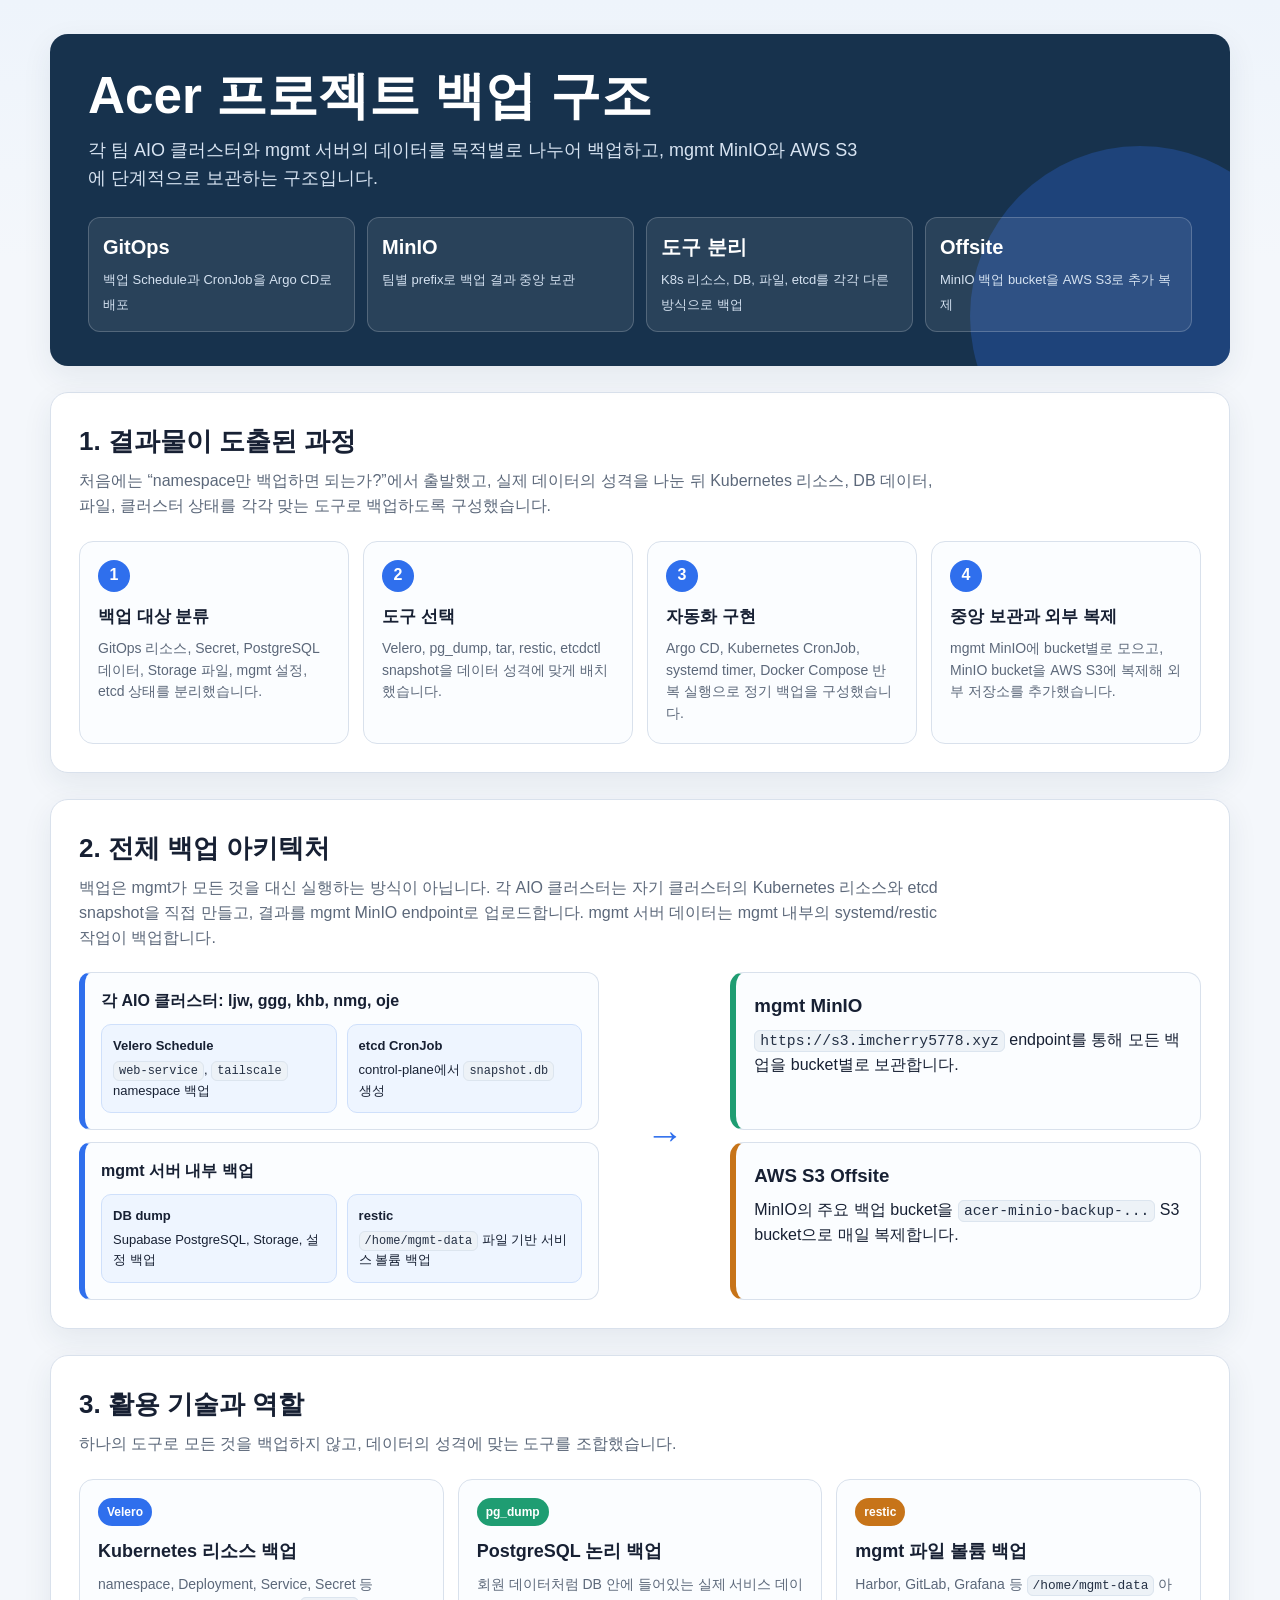
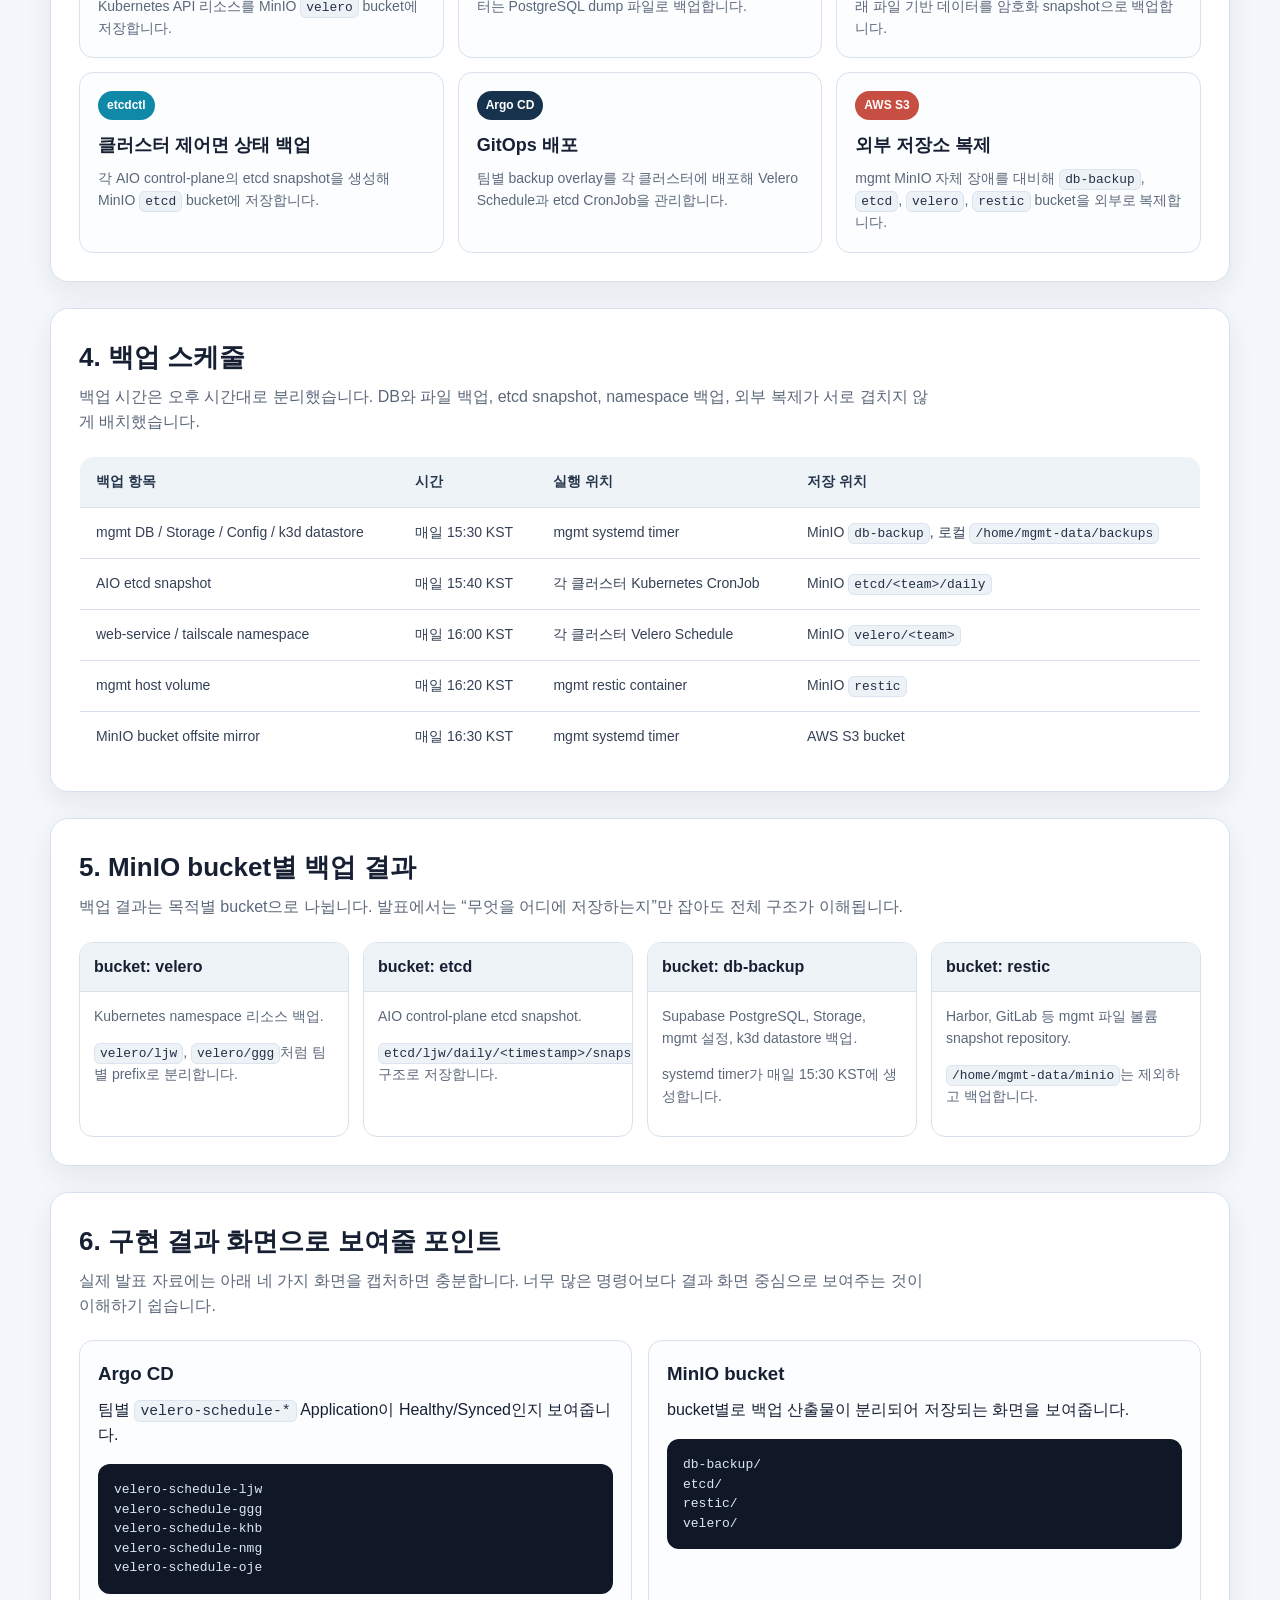
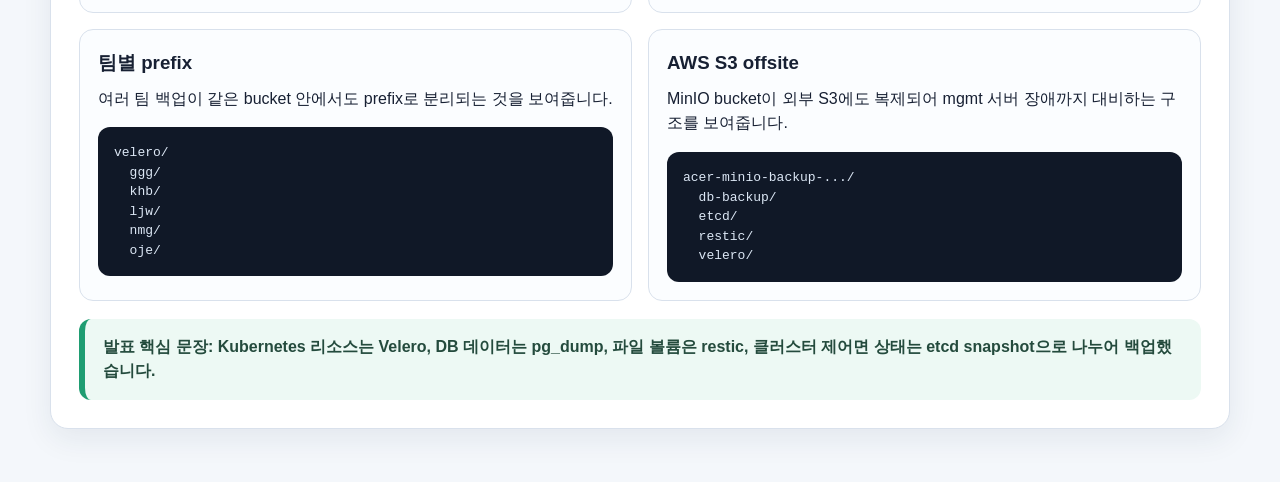
<file: docs/runbooks/backup-architecture-overview.html>
<!doctype html>
<html lang="ko">
<head>
  <meta charset="utf-8">
  <meta name="viewport" content="width=device-width, initial-scale=1">
  <title>Acer 프로젝트 백업 구조 발표 자료</title>
  <style>
    :root {
      --bg: #f4f7fb;
      --ink: #172033;
      --muted: #5c687a;
      --line: #d9e1ec;
      --panel: #ffffff;
      --navy: #17324d;
      --blue: #2f6fed;
      --green: #1f9d72;
      --orange: #c77419;
      --red: #c74e43;
      --cyan: #0f89a7;
      --shadow: 0 10px 30px rgba(23, 50, 77, 0.08);
      font-family: "Segoe UI", "Apple SD Gothic Neo", "Malgun Gothic", Arial, sans-serif;
    }

    * {
      box-sizing: border-box;
    }

    body {
      margin: 0;
      color: var(--ink);
      background: linear-gradient(180deg, #eef4fb 0%, var(--bg) 260px);
      line-height: 1.55;
    }

    main {
      width: min(1180px, calc(100% - 40px));
      margin: 0 auto;
      padding: 34px 0 56px;
    }

    header {
      background: var(--navy);
      color: #fff;
      border-radius: 18px;
      padding: 34px 38px;
      box-shadow: var(--shadow);
      overflow: hidden;
      position: relative;
    }

    header::after {
      content: "";
      position: absolute;
      inset: auto -80px -120px auto;
      width: 340px;
      height: 340px;
      border-radius: 50%;
      background: rgba(47, 111, 237, 0.28);
    }

    h1, h2, h3, p {
      margin-top: 0;
    }

    h1 {
      font-size: clamp(32px, 4vw, 54px);
      line-height: 1.08;
      margin-bottom: 14px;
      letter-spacing: 0;
      position: relative;
      z-index: 1;
    }

    .subtitle {
      max-width: 780px;
      color: #d8e4f2;
      font-size: 18px;
      margin-bottom: 24px;
      position: relative;
      z-index: 1;
    }

    .headline-grid {
      display: grid;
      grid-template-columns: repeat(4, minmax(0, 1fr));
      gap: 12px;
      position: relative;
      z-index: 1;
    }

    .headline-card {
      border: 1px solid rgba(255, 255, 255, 0.2);
      background: rgba(255, 255, 255, 0.08);
      border-radius: 12px;
      padding: 14px;
    }

    .headline-card strong {
      display: block;
      color: #fff;
      font-size: 20px;
      margin-bottom: 4px;
    }

    .headline-card span {
      color: #d5e2f1;
      font-size: 13px;
    }

    section {
      margin-top: 26px;
      background: var(--panel);
      border: 1px solid var(--line);
      border-radius: 18px;
      padding: 28px;
      box-shadow: var(--shadow);
    }

    h2 {
      font-size: 26px;
      margin-bottom: 8px;
    }

    .section-intro {
      color: var(--muted);
      margin-bottom: 22px;
      max-width: 860px;
    }

    .chips {
      display: flex;
      flex-wrap: wrap;
      gap: 10px;
      margin-top: 16px;
    }

    .chip {
      border: 1px solid var(--line);
      background: #f8fafc;
      border-radius: 999px;
      padding: 8px 12px;
      font-weight: 700;
      color: #2e3a4b;
      font-size: 13px;
    }

    .process {
      display: grid;
      grid-template-columns: repeat(4, minmax(0, 1fr));
      gap: 14px;
      margin-top: 18px;
    }

    .step {
      border: 1px solid var(--line);
      border-radius: 14px;
      padding: 18px;
      background: #fbfdff;
      min-height: 180px;
    }

    .step-num {
      display: inline-grid;
      place-items: center;
      width: 32px;
      height: 32px;
      border-radius: 50%;
      background: var(--blue);
      color: #fff;
      font-weight: 800;
      margin-bottom: 12px;
    }

    .step h3 {
      font-size: 17px;
      margin-bottom: 8px;
    }

    .step p {
      color: var(--muted);
      font-size: 14px;
      margin-bottom: 0;
    }

    .architecture {
      display: grid;
      grid-template-columns: 1.05fr 0.2fr 0.95fr;
      align-items: stretch;
      gap: 16px;
      margin-top: 22px;
    }

    .cluster-stack,
    .storage-stack {
      display: grid;
      gap: 12px;
    }

    .cluster {
      border: 1px solid var(--line);
      border-left: 6px solid var(--blue);
      background: #fbfdff;
      border-radius: 12px;
      padding: 16px;
    }

    .cluster-title {
      font-weight: 800;
      margin-bottom: 10px;
    }

    .cluster-flow {
      display: grid;
      grid-template-columns: repeat(2, minmax(0, 1fr));
      gap: 10px;
    }

    .mini-box {
      background: #eef5ff;
      border: 1px solid #cfe0fb;
      border-radius: 10px;
      padding: 11px;
      font-size: 13px;
    }

    .mini-box strong {
      display: block;
      margin-bottom: 4px;
    }

    .arrow {
      display: grid;
      place-items: center;
      color: var(--blue);
      font-weight: 900;
      font-size: 38px;
    }

    .storage {
      border-radius: 14px;
      border: 1px solid var(--line);
      background: #fbfdff;
      padding: 18px;
    }

    .storage.main {
      border-left: 6px solid var(--green);
    }

    .storage.offsite {
      border-left: 6px solid var(--orange);
    }

    .storage h3 {
      margin-bottom: 8px;
    }

    .bucket-grid {
      display: grid;
      grid-template-columns: repeat(4, minmax(0, 1fr));
      gap: 14px;
    }

    .bucket {
      border: 1px solid var(--line);
      border-radius: 14px;
      overflow: hidden;
      background: #fff;
    }

    .bucket-head {
      background: #eef3f8;
      padding: 12px 14px;
      font-weight: 800;
      border-bottom: 1px solid var(--line);
    }

    .bucket-body {
      padding: 14px;
      color: var(--muted);
      font-size: 14px;
    }

    code {
      font-family: "Cascadia Code", Consolas, monospace;
      font-size: 0.92em;
      background: #edf2f7;
      border: 1px solid #dce5ef;
      border-radius: 6px;
      padding: 2px 5px;
      color: #243044;
    }

    .tool-grid {
      display: grid;
      grid-template-columns: repeat(3, minmax(0, 1fr));
      gap: 14px;
    }

    .tool {
      border: 1px solid var(--line);
      border-radius: 14px;
      padding: 18px;
      background: #fbfdff;
    }

    .tool-badge {
      display: inline-block;
      border-radius: 999px;
      padding: 5px 9px;
      font-size: 12px;
      color: #fff;
      font-weight: 800;
      margin-bottom: 12px;
    }

    .b-blue { background: var(--blue); }
    .b-green { background: var(--green); }
    .b-orange { background: var(--orange); }
    .b-cyan { background: var(--cyan); }
    .b-red { background: var(--red); }
    .b-navy { background: var(--navy); }

    .tool h3 {
      margin-bottom: 8px;
      font-size: 18px;
    }

    .tool p {
      color: var(--muted);
      margin-bottom: 0;
      font-size: 14px;
    }

    table {
      width: 100%;
      border-collapse: collapse;
      overflow: hidden;
      border-radius: 14px;
      border: 1px solid var(--line);
      background: #fff;
    }

    th, td {
      text-align: left;
      padding: 14px 16px;
      border-bottom: 1px solid var(--line);
      vertical-align: top;
    }

    th {
      background: #eef3f8;
      color: #26364b;
      font-size: 14px;
    }

    td {
      color: #344055;
      font-size: 14px;
    }

    tr:last-child td {
      border-bottom: 0;
    }

    .result-grid {
      display: grid;
      grid-template-columns: 1fr 1fr;
      gap: 16px;
    }

    .result-panel {
      border: 1px solid var(--line);
      border-radius: 14px;
      padding: 18px;
      background: #fbfdff;
    }

    .result-panel h3 {
      margin-bottom: 10px;
    }

    .tree {
      background: #101827;
      color: #dce7f5;
      border-radius: 12px;
      padding: 16px;
      font-family: "Cascadia Code", Consolas, monospace;
      font-size: 13px;
      overflow-x: auto;
      white-space: pre;
      line-height: 1.5;
    }

    .callout {
      margin-top: 18px;
      border-left: 6px solid var(--green);
      background: #edf9f4;
      padding: 16px 18px;
      border-radius: 12px;
      color: #244b3d;
      font-weight: 700;
    }

    @media (max-width: 980px) {
      .headline-grid,
      .process,
      .bucket-grid,
      .tool-grid,
      .result-grid,
      .architecture {
        grid-template-columns: 1fr;
      }

      .arrow {
        transform: rotate(90deg);
        min-height: 40px;
      }
    }
  </style>
</head>
<body>
  <main>
    <header>
      <h1>Acer 프로젝트 백업 구조</h1>
      <p class="subtitle">
        각 팀 AIO 클러스터와 mgmt 서버의 데이터를 목적별로 나누어 백업하고,
        mgmt MinIO와 AWS S3에 단계적으로 보관하는 구조입니다.
      </p>
      <div class="headline-grid">
        <div class="headline-card">
          <strong>GitOps</strong>
          <span>백업 Schedule과 CronJob을 Argo CD로 배포</span>
        </div>
        <div class="headline-card">
          <strong>MinIO</strong>
          <span>팀별 prefix로 백업 결과 중앙 보관</span>
        </div>
        <div class="headline-card">
          <strong>도구 분리</strong>
          <span>K8s 리소스, DB, 파일, etcd를 각각 다른 방식으로 백업</span>
        </div>
        <div class="headline-card">
          <strong>Offsite</strong>
          <span>MinIO 백업 bucket을 AWS S3로 추가 복제</span>
        </div>
      </div>
    </header>

    <section>
      <h2>1. 결과물이 도출된 과정</h2>
      <p class="section-intro">
        처음에는 “namespace만 백업하면 되는가?”에서 출발했고, 실제 데이터의 성격을 나눈 뒤
        Kubernetes 리소스, DB 데이터, 파일, 클러스터 상태를 각각 맞는 도구로 백업하도록 구성했습니다.
      </p>
      <div class="process">
        <div class="step">
          <span class="step-num">1</span>
          <h3>백업 대상 분류</h3>
          <p>GitOps 리소스, Secret, PostgreSQL 데이터, Storage 파일, mgmt 설정, etcd 상태를 분리했습니다.</p>
        </div>
        <div class="step">
          <span class="step-num">2</span>
          <h3>도구 선택</h3>
          <p>Velero, pg_dump, tar, restic, etcdctl snapshot을 데이터 성격에 맞게 배치했습니다.</p>
        </div>
        <div class="step">
          <span class="step-num">3</span>
          <h3>자동화 구현</h3>
          <p>Argo CD, Kubernetes CronJob, systemd timer, Docker Compose 반복 실행으로 정기 백업을 구성했습니다.</p>
        </div>
        <div class="step">
          <span class="step-num">4</span>
          <h3>중앙 보관과 외부 복제</h3>
          <p>mgmt MinIO에 bucket별로 모으고, MinIO bucket을 AWS S3에 복제해 외부 저장소를 추가했습니다.</p>
        </div>
      </div>
    </section>

    <section>
      <h2>2. 전체 백업 아키텍처</h2>
      <p class="section-intro">
        백업은 mgmt가 모든 것을 대신 실행하는 방식이 아닙니다. 각 AIO 클러스터는 자기 클러스터의
        Kubernetes 리소스와 etcd snapshot을 직접 만들고, 결과를 mgmt MinIO endpoint로 업로드합니다.
        mgmt 서버 데이터는 mgmt 내부의 systemd/restic 작업이 백업합니다.
      </p>
      <div class="architecture">
        <div class="cluster-stack">
          <div class="cluster">
            <div class="cluster-title">각 AIO 클러스터: ljw, ggg, khb, nmg, oje</div>
            <div class="cluster-flow">
              <div class="mini-box">
                <strong>Velero Schedule</strong>
                <span><code>web-service</code>, <code>tailscale</code> namespace 백업</span>
              </div>
              <div class="mini-box">
                <strong>etcd CronJob</strong>
                <span>control-plane에서 <code>snapshot.db</code> 생성</span>
              </div>
            </div>
          </div>
          <div class="cluster">
            <div class="cluster-title">mgmt 서버 내부 백업</div>
            <div class="cluster-flow">
              <div class="mini-box">
                <strong>DB dump</strong>
                <span>Supabase PostgreSQL, Storage, 설정 백업</span>
              </div>
              <div class="mini-box">
                <strong>restic</strong>
                <span><code>/home/mgmt-data</code> 파일 기반 서비스 볼륨 백업</span>
              </div>
            </div>
          </div>
        </div>

        <div class="arrow">→</div>

        <div class="storage-stack">
          <div class="storage main">
            <h3>mgmt MinIO</h3>
            <p><code>https://s3.imcherry5778.xyz</code> endpoint를 통해 모든 백업을 bucket별로 보관합니다.</p>
          </div>
          <div class="storage offsite">
            <h3>AWS S3 Offsite</h3>
            <p>MinIO의 주요 백업 bucket을 <code>acer-minio-backup-...</code> S3 bucket으로 매일 복제합니다.</p>
          </div>
        </div>
      </div>
    </section>

    <section>
      <h2>3. 활용 기술과 역할</h2>
      <p class="section-intro">
        하나의 도구로 모든 것을 백업하지 않고, 데이터의 성격에 맞는 도구를 조합했습니다.
      </p>
      <div class="tool-grid">
        <div class="tool">
          <span class="tool-badge b-blue">Velero</span>
          <h3>Kubernetes 리소스 백업</h3>
          <p>namespace, Deployment, Service, Secret 등 Kubernetes API 리소스를 MinIO <code>velero</code> bucket에 저장합니다.</p>
        </div>
        <div class="tool">
          <span class="tool-badge b-green">pg_dump</span>
          <h3>PostgreSQL 논리 백업</h3>
          <p>회원 데이터처럼 DB 안에 들어있는 실제 서비스 데이터는 PostgreSQL dump 파일로 백업합니다.</p>
        </div>
        <div class="tool">
          <span class="tool-badge b-orange">restic</span>
          <h3>mgmt 파일 볼륨 백업</h3>
          <p>Harbor, GitLab, Grafana 등 <code>/home/mgmt-data</code> 아래 파일 기반 데이터를 암호화 snapshot으로 백업합니다.</p>
        </div>
        <div class="tool">
          <span class="tool-badge b-cyan">etcdctl</span>
          <h3>클러스터 제어면 상태 백업</h3>
          <p>각 AIO control-plane의 etcd snapshot을 생성해 MinIO <code>etcd</code> bucket에 저장합니다.</p>
        </div>
        <div class="tool">
          <span class="tool-badge b-navy">Argo CD</span>
          <h3>GitOps 배포</h3>
          <p>팀별 backup overlay를 각 클러스터에 배포해 Velero Schedule과 etcd CronJob을 관리합니다.</p>
        </div>
        <div class="tool">
          <span class="tool-badge b-red">AWS S3</span>
          <h3>외부 저장소 복제</h3>
          <p>mgmt MinIO 자체 장애를 대비해 <code>db-backup</code>, <code>etcd</code>, <code>velero</code>, <code>restic</code> bucket을 외부로 복제합니다.</p>
        </div>
      </div>
    </section>

    <section>
      <h2>4. 백업 스케줄</h2>
      <p class="section-intro">
        백업 시간은 오후 시간대로 분리했습니다. DB와 파일 백업, etcd snapshot, namespace 백업, 외부 복제가 서로 겹치지 않게 배치했습니다.
      </p>
      <table>
        <thead>
          <tr>
            <th>백업 항목</th>
            <th>시간</th>
            <th>실행 위치</th>
            <th>저장 위치</th>
          </tr>
        </thead>
        <tbody>
          <tr>
            <td>mgmt DB / Storage / Config / k3d datastore</td>
            <td>매일 15:30 KST</td>
            <td>mgmt systemd timer</td>
            <td>MinIO <code>db-backup</code>, 로컬 <code>/home/mgmt-data/backups</code></td>
          </tr>
          <tr>
            <td>AIO etcd snapshot</td>
            <td>매일 15:40 KST</td>
            <td>각 클러스터 Kubernetes CronJob</td>
            <td>MinIO <code>etcd/&lt;team&gt;/daily</code></td>
          </tr>
          <tr>
            <td>web-service / tailscale namespace</td>
            <td>매일 16:00 KST</td>
            <td>각 클러스터 Velero Schedule</td>
            <td>MinIO <code>velero/&lt;team&gt;</code></td>
          </tr>
          <tr>
            <td>mgmt host volume</td>
            <td>매일 16:20 KST</td>
            <td>mgmt restic container</td>
            <td>MinIO <code>restic</code></td>
          </tr>
          <tr>
            <td>MinIO bucket offsite mirror</td>
            <td>매일 16:30 KST</td>
            <td>mgmt systemd timer</td>
            <td>AWS S3 bucket</td>
          </tr>
        </tbody>
      </table>
    </section>

    <section>
      <h2>5. MinIO bucket별 백업 결과</h2>
      <p class="section-intro">
        백업 결과는 목적별 bucket으로 나뉩니다. 발표에서는 “무엇을 어디에 저장하는지”만 잡아도 전체 구조가 이해됩니다.
      </p>
      <div class="bucket-grid">
        <div class="bucket">
          <div class="bucket-head">bucket: velero</div>
          <div class="bucket-body">
            <p>Kubernetes namespace 리소스 백업.</p>
            <p><code>velero/ljw</code>, <code>velero/ggg</code>처럼 팀별 prefix로 분리합니다.</p>
          </div>
        </div>
        <div class="bucket">
          <div class="bucket-head">bucket: etcd</div>
          <div class="bucket-body">
            <p>AIO control-plane etcd snapshot.</p>
            <p><code>etcd/ljw/daily/&lt;timestamp&gt;/snapshot.db</code> 구조로 저장합니다.</p>
          </div>
        </div>
        <div class="bucket">
          <div class="bucket-head">bucket: db-backup</div>
          <div class="bucket-body">
            <p>Supabase PostgreSQL, Storage, mgmt 설정, k3d datastore 백업.</p>
            <p>systemd timer가 매일 15:30 KST에 생성합니다.</p>
          </div>
        </div>
        <div class="bucket">
          <div class="bucket-head">bucket: restic</div>
          <div class="bucket-body">
            <p>Harbor, GitLab 등 mgmt 파일 볼륨 snapshot repository.</p>
            <p><code>/home/mgmt-data/minio</code>는 제외하고 백업합니다.</p>
          </div>
        </div>
      </div>
    </section>

    <section>
      <h2>6. 구현 결과 화면으로 보여줄 포인트</h2>
      <p class="section-intro">
        실제 발표 자료에는 아래 네 가지 화면을 캡처하면 충분합니다. 너무 많은 명령어보다 결과 화면 중심으로 보여주는 것이 이해하기 쉽습니다.
      </p>
      <div class="result-grid">
        <div class="result-panel">
          <h3>Argo CD</h3>
          <p>팀별 <code>velero-schedule-*</code> Application이 Healthy/Synced인지 보여줍니다.</p>
          <div class="tree">velero-schedule-ljw
velero-schedule-ggg
velero-schedule-khb
velero-schedule-nmg
velero-schedule-oje</div>
        </div>
        <div class="result-panel">
          <h3>MinIO bucket</h3>
          <p>bucket별로 백업 산출물이 분리되어 저장되는 화면을 보여줍니다.</p>
          <div class="tree">db-backup/
etcd/
restic/
velero/</div>
        </div>
        <div class="result-panel">
          <h3>팀별 prefix</h3>
          <p>여러 팀 백업이 같은 bucket 안에서도 prefix로 분리되는 것을 보여줍니다.</p>
          <div class="tree">velero/
  ggg/
  khb/
  ljw/
  nmg/
  oje/</div>
        </div>
        <div class="result-panel">
          <h3>AWS S3 offsite</h3>
          <p>MinIO bucket이 외부 S3에도 복제되어 mgmt 서버 장애까지 대비하는 구조를 보여줍니다.</p>
          <div class="tree">acer-minio-backup-.../
  db-backup/
  etcd/
  restic/
  velero/</div>
        </div>
      </div>
      <div class="callout">
        발표 핵심 문장: Kubernetes 리소스는 Velero, DB 데이터는 pg_dump, 파일 볼륨은 restic, 클러스터 제어면 상태는 etcd snapshot으로 나누어 백업했습니다.
      </div>
    </section>
  </main>
</body>
</html>
</file>
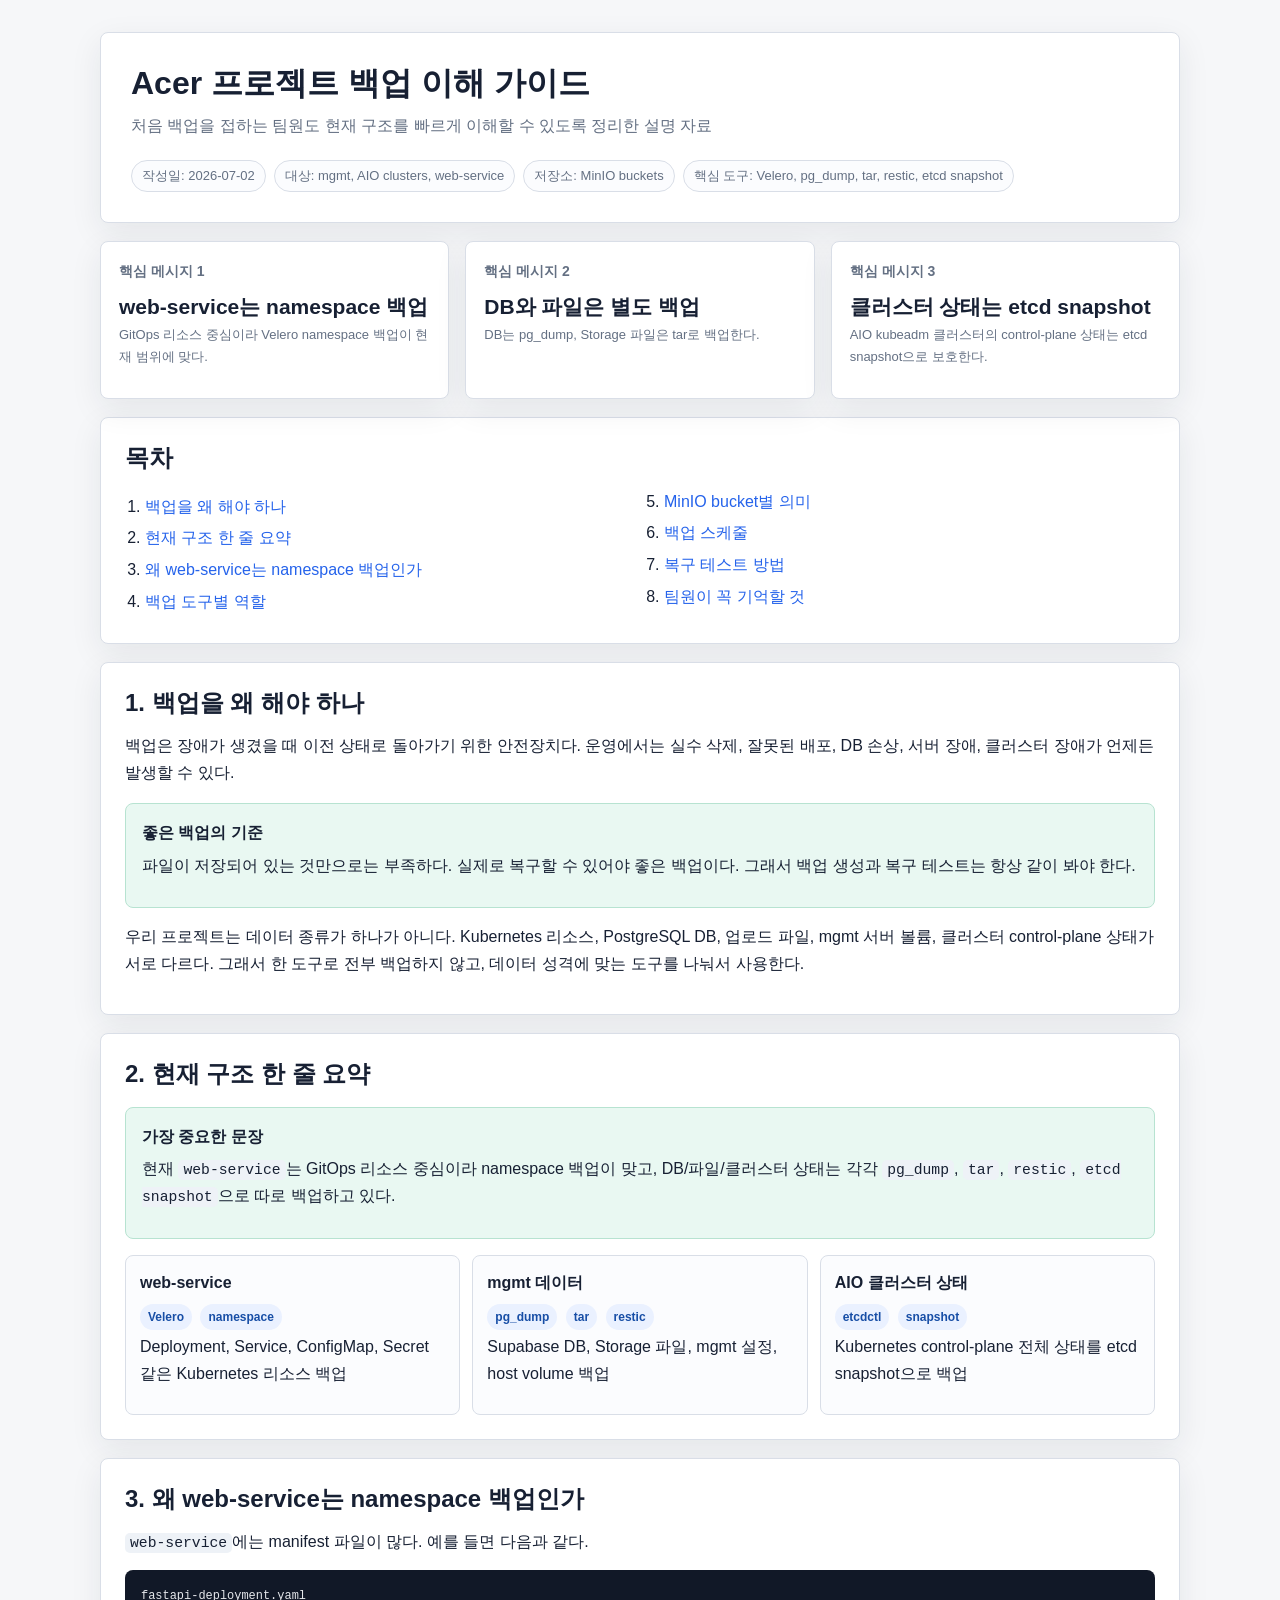
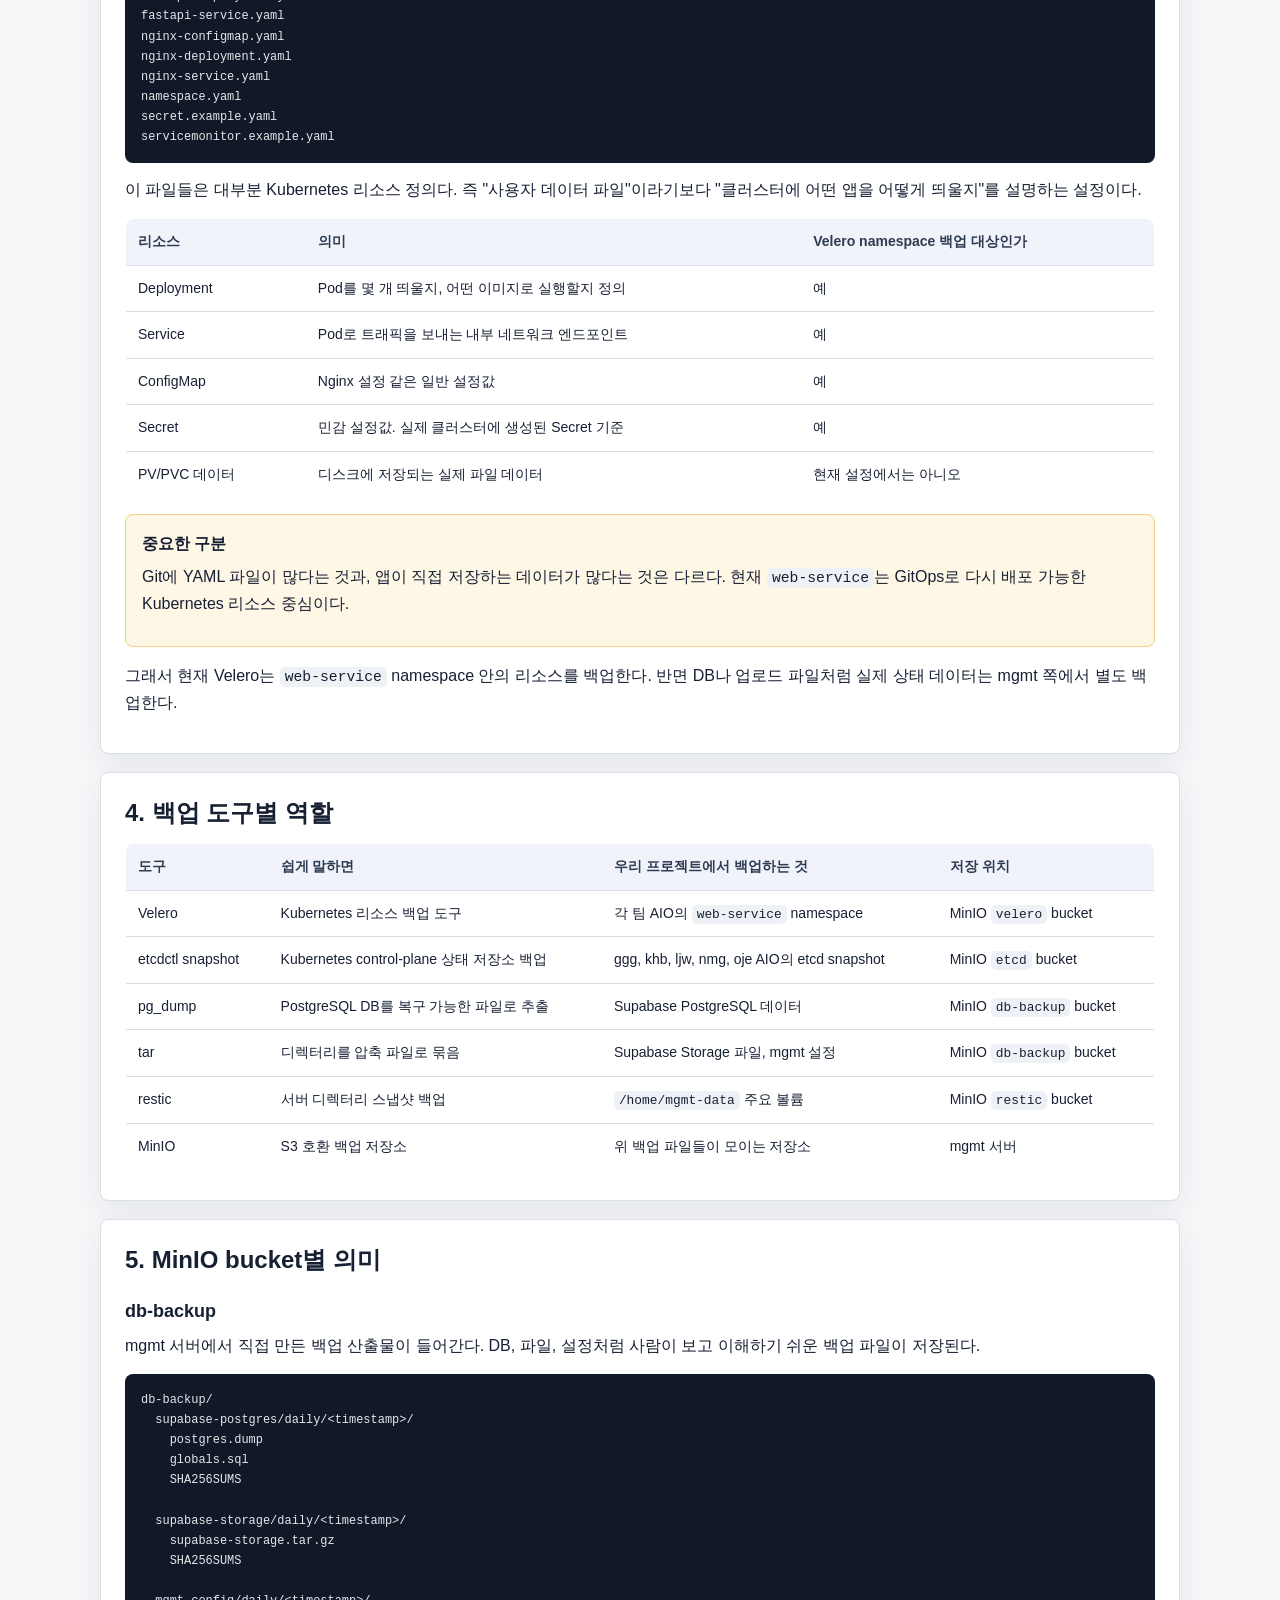
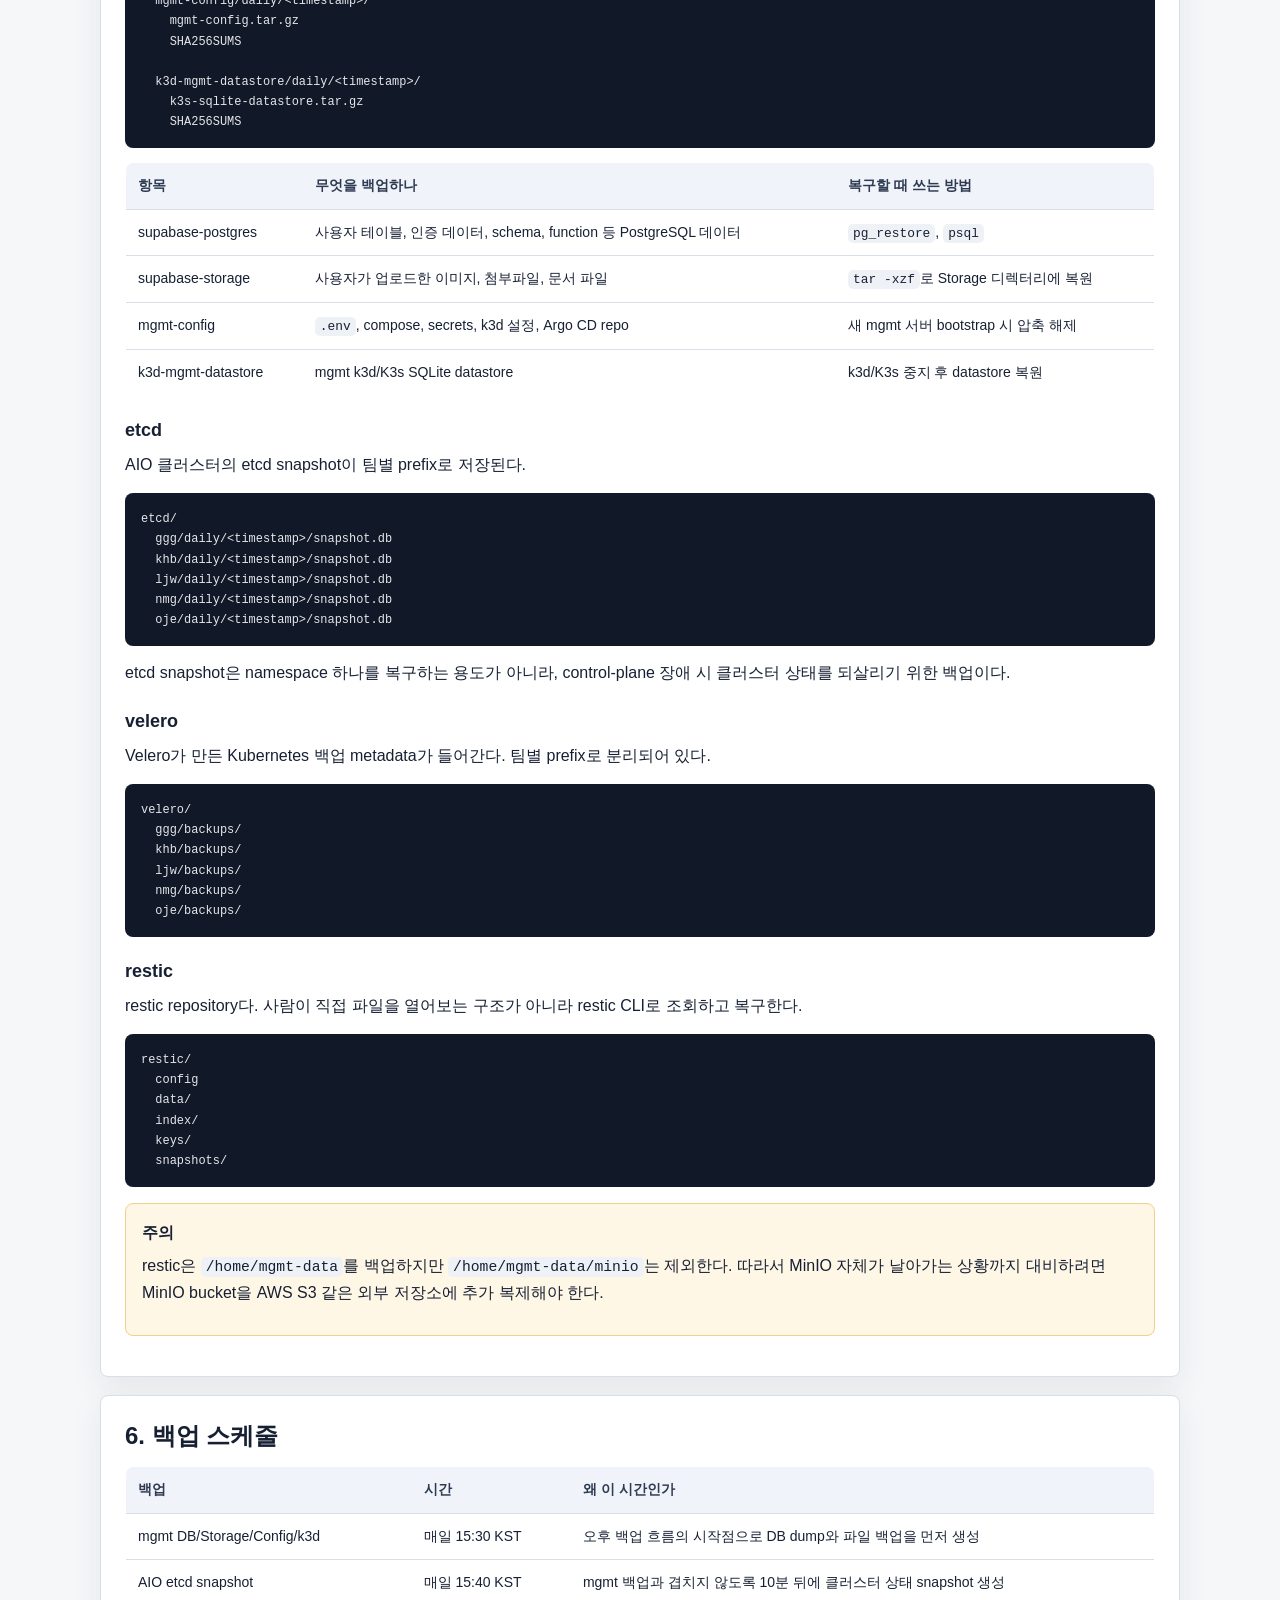
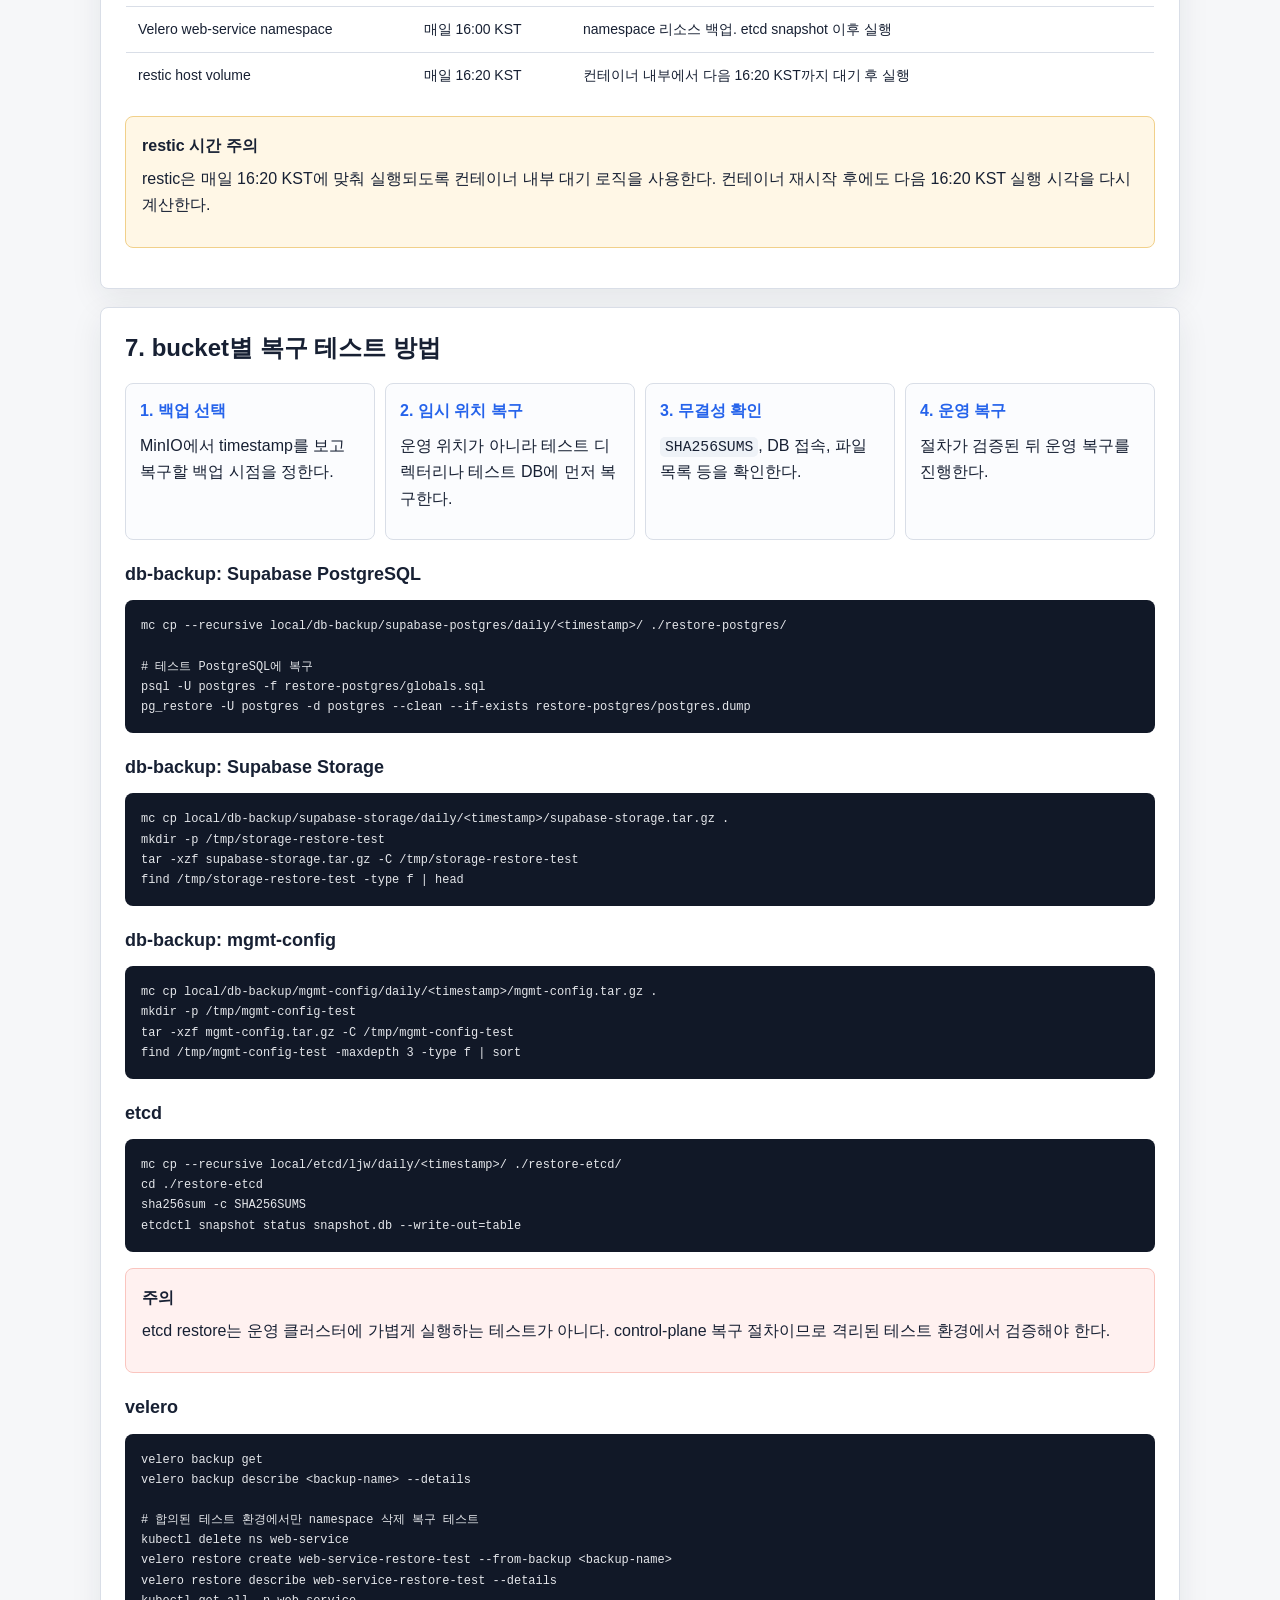
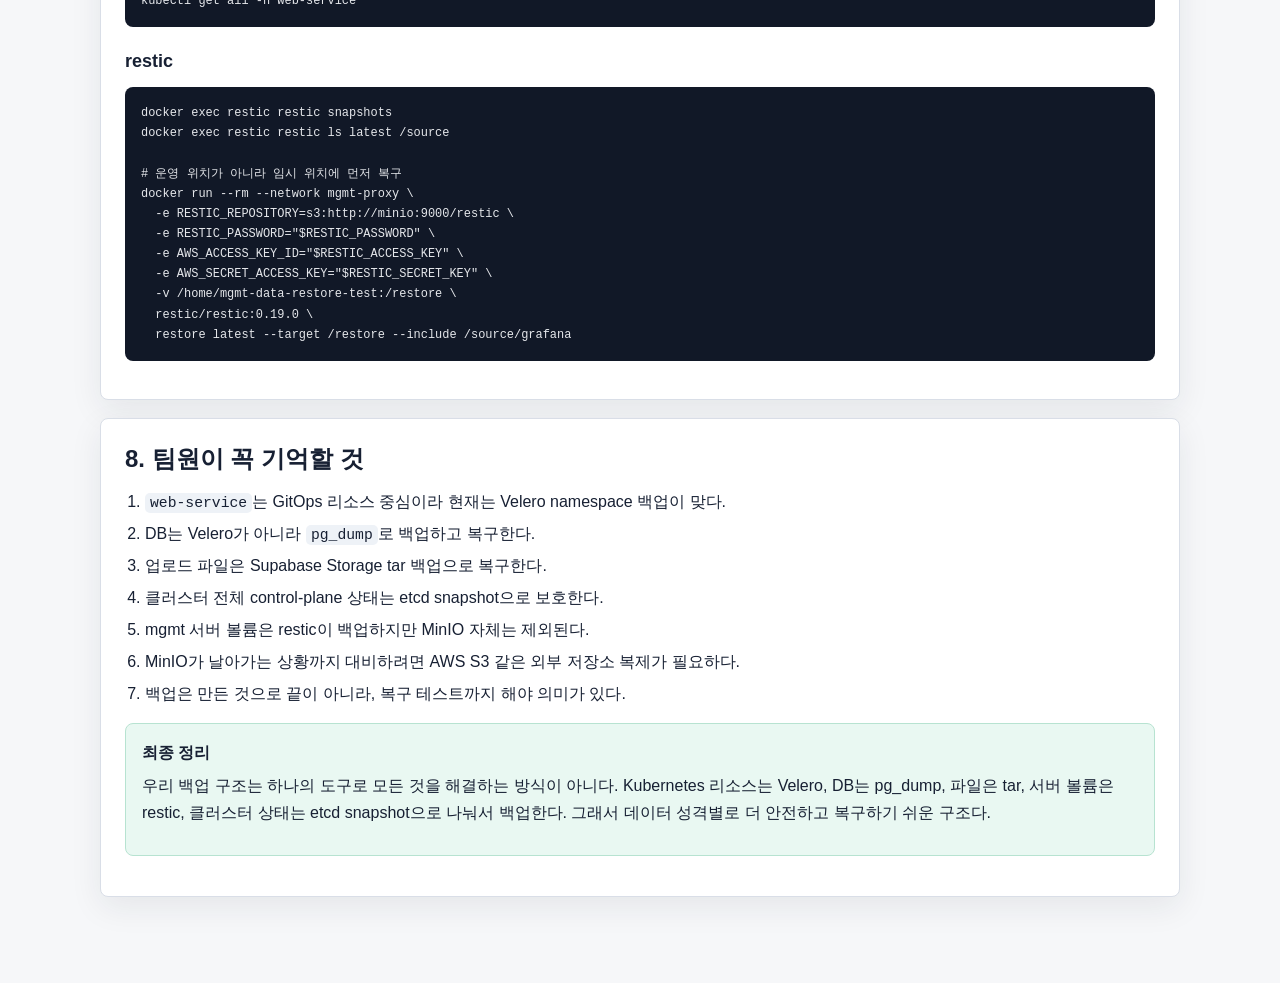
<file: docs/runbooks/backup-beginner-guide.html>
<!doctype html>
<html lang="ko">
<head>
  <meta charset="utf-8">
  <meta name="viewport" content="width=device-width, initial-scale=1">
  <title>Acer 프로젝트 백업 이해 가이드</title>
  <style>
    :root {
      --bg: #f6f7f9;
      --paper: #ffffff;
      --ink: #172033;
      --muted: #647083;
      --line: #d9dee7;
      --accent: #2563eb;
      --accent-soft: #eaf1ff;
      --good: #0f8a5f;
      --good-soft: #e9f8f2;
      --warn: #b7791f;
      --warn-soft: #fff7e6;
      --bad: #b42318;
      --bad-soft: #fff1f0;
      --code-bg: #111827;
      --code-fg: #e5e7eb;
      --shadow: 0 10px 32px rgba(23, 32, 51, 0.08);
    }

    * {
      box-sizing: border-box;
    }

    body {
      margin: 0;
      background: var(--bg);
      color: var(--ink);
      font-family: -apple-system, BlinkMacSystemFont, "Segoe UI", "Noto Sans KR", Arial, sans-serif;
      line-height: 1.68;
    }

    .page {
      max-width: 1120px;
      margin: 0 auto;
      padding: 32px 20px 56px;
    }

    header,
    section,
    .card {
      background: var(--paper);
      border: 1px solid var(--line);
      border-radius: 8px;
      box-shadow: var(--shadow);
    }

    header {
      padding: 30px;
    }

    h1 {
      margin: 0 0 10px;
      font-size: 32px;
      line-height: 1.25;
      letter-spacing: 0;
    }

    h2 {
      margin: 0 0 14px;
      font-size: 24px;
      line-height: 1.35;
      letter-spacing: 0;
    }

    h3 {
      margin: 22px 0 10px;
      font-size: 18px;
      line-height: 1.35;
      letter-spacing: 0;
    }

    p {
      margin: 0 0 12px;
    }

    .subtitle {
      margin: 0;
      color: var(--muted);
      font-size: 16px;
    }

    .meta {
      display: flex;
      flex-wrap: wrap;
      gap: 8px;
      margin-top: 20px;
    }

    .pill {
      display: inline-flex;
      align-items: center;
      min-height: 28px;
      padding: 4px 10px;
      border: 1px solid var(--line);
      border-radius: 999px;
      background: #fbfcfe;
      color: var(--muted);
      font-size: 13px;
      white-space: nowrap;
    }

    .grid {
      display: grid;
      grid-template-columns: repeat(3, minmax(0, 1fr));
      gap: 16px;
      margin-top: 18px;
    }

    .grid.two {
      grid-template-columns: repeat(2, minmax(0, 1fr));
    }

    .card {
      padding: 18px;
    }

    .card strong {
      display: block;
      margin-bottom: 6px;
      color: var(--muted);
      font-size: 14px;
      font-weight: 700;
    }

    .card .value {
      font-size: 21px;
      font-weight: 800;
    }

    section {
      margin-top: 18px;
      padding: 24px;
    }

    .callout {
      margin: 16px 0;
      padding: 16px;
      border-radius: 8px;
      border: 1px solid var(--line);
      background: #fbfcfe;
    }

    .callout.good {
      border-color: #b7e3d1;
      background: var(--good-soft);
    }

    .callout.warn {
      border-color: #f1d08a;
      background: var(--warn-soft);
    }

    .callout.bad {
      border-color: #fac5bf;
      background: var(--bad-soft);
    }

    .callout strong {
      display: block;
      margin-bottom: 6px;
    }

    table {
      width: 100%;
      border-collapse: collapse;
      margin: 14px 0 6px;
      overflow: hidden;
      border: 1px solid var(--line);
      border-radius: 8px;
      font-size: 14px;
    }

    th,
    td {
      padding: 11px 12px;
      border-bottom: 1px solid var(--line);
      vertical-align: top;
      text-align: left;
    }

    th {
      background: #f0f4fa;
      color: #2f3b52;
      font-weight: 800;
    }

    tr:last-child td {
      border-bottom: 0;
    }

    code {
      padding: 2px 5px;
      border-radius: 5px;
      background: #eef2f7;
      font-family: "SFMono-Regular", Consolas, "Liberation Mono", monospace;
      font-size: 0.92em;
    }

    pre {
      margin: 14px 0;
      padding: 16px;
      overflow-x: auto;
      border-radius: 8px;
      background: var(--code-bg);
      color: var(--code-fg);
      font-size: 13px;
      line-height: 1.55;
    }

    pre code {
      padding: 0;
      background: transparent;
      color: inherit;
    }

    ul,
    ol {
      margin: 8px 0 0 20px;
      padding: 0;
    }

    li {
      margin: 5px 0;
    }

    .flow {
      display: grid;
      grid-template-columns: repeat(4, minmax(0, 1fr));
      gap: 10px;
      margin: 18px 0 4px;
    }

    .flow .step {
      min-height: 118px;
      padding: 14px;
      border: 1px solid var(--line);
      border-radius: 8px;
      background: #fbfcfe;
    }

    .flow .step b {
      display: block;
      margin-bottom: 8px;
      color: var(--accent);
    }

    .tag {
      display: inline-block;
      margin: 0 4px 4px 0;
      padding: 3px 8px;
      border-radius: 999px;
      background: var(--accent-soft);
      color: #174ea6;
      font-size: 12px;
      font-weight: 700;
    }

    .small {
      color: var(--muted);
      font-size: 13px;
    }

    .toc {
      columns: 2;
      column-gap: 28px;
    }

    .toc a {
      color: var(--accent);
      text-decoration: none;
    }

    .toc a:hover {
      text-decoration: underline;
    }

    .diagram {
      display: grid;
      grid-template-columns: 1fr 1fr 1fr;
      gap: 12px;
      margin-top: 16px;
    }

    .box {
      min-height: 92px;
      padding: 14px;
      border: 1px solid var(--line);
      border-radius: 8px;
      background: #fbfcfe;
    }

    .box b {
      display: block;
      margin-bottom: 6px;
    }

    @media (max-width: 860px) {
      .grid,
      .grid.two,
      .flow,
      .diagram {
        grid-template-columns: 1fr;
      }

      .toc {
        columns: 1;
      }

      header,
      section {
        padding: 20px;
      }
    }
  </style>
</head>
<body>
  <div class="page">
    <header>
      <h1>Acer 프로젝트 백업 이해 가이드</h1>
      <p class="subtitle">처음 백업을 접하는 팀원도 현재 구조를 빠르게 이해할 수 있도록 정리한 설명 자료</p>
      <div class="meta">
        <span class="pill">작성일: 2026-07-02</span>
        <span class="pill">대상: mgmt, AIO clusters, web-service</span>
        <span class="pill">저장소: MinIO buckets</span>
        <span class="pill">핵심 도구: Velero, pg_dump, tar, restic, etcd snapshot</span>
      </div>
    </header>

    <div class="grid">
      <div class="card">
        <strong>핵심 메시지 1</strong>
        <div class="value">web-service는 namespace 백업</div>
        <p class="small">GitOps 리소스 중심이라 Velero namespace 백업이 현재 범위에 맞다.</p>
      </div>
      <div class="card">
        <strong>핵심 메시지 2</strong>
        <div class="value">DB와 파일은 별도 백업</div>
        <p class="small">DB는 pg_dump, Storage 파일은 tar로 백업한다.</p>
      </div>
      <div class="card">
        <strong>핵심 메시지 3</strong>
        <div class="value">클러스터 상태는 etcd snapshot</div>
        <p class="small">AIO kubeadm 클러스터의 control-plane 상태는 etcd snapshot으로 보호한다.</p>
      </div>
    </div>

    <section id="toc">
      <h2>목차</h2>
      <ol class="toc">
        <li><a href="#why">백업을 왜 해야 하나</a></li>
        <li><a href="#one-line">현재 구조 한 줄 요약</a></li>
        <li><a href="#gitops">왜 web-service는 namespace 백업인가</a></li>
        <li><a href="#tools">백업 도구별 역할</a></li>
        <li><a href="#buckets">MinIO bucket별 의미</a></li>
        <li><a href="#schedule">백업 스케줄</a></li>
        <li><a href="#restore">복구 테스트 방법</a></li>
        <li><a href="#important">팀원이 꼭 기억할 것</a></li>
      </ol>
    </section>

    <section id="why">
      <h2>1. 백업을 왜 해야 하나</h2>
      <p>백업은 장애가 생겼을 때 이전 상태로 돌아가기 위한 안전장치다. 운영에서는 실수 삭제, 잘못된 배포, DB 손상, 서버 장애, 클러스터 장애가 언제든 발생할 수 있다.</p>
      <div class="callout good">
        <strong>좋은 백업의 기준</strong>
        <p>파일이 저장되어 있는 것만으로는 부족하다. 실제로 복구할 수 있어야 좋은 백업이다. 그래서 백업 생성과 복구 테스트는 항상 같이 봐야 한다.</p>
      </div>
      <p>우리 프로젝트는 데이터 종류가 하나가 아니다. Kubernetes 리소스, PostgreSQL DB, 업로드 파일, mgmt 서버 볼륨, 클러스터 control-plane 상태가 서로 다르다. 그래서 한 도구로 전부 백업하지 않고, 데이터 성격에 맞는 도구를 나눠서 사용한다.</p>
    </section>

    <section id="one-line">
      <h2>2. 현재 구조 한 줄 요약</h2>
      <div class="callout good">
        <strong>가장 중요한 문장</strong>
        <p>현재 <code>web-service</code>는 GitOps 리소스 중심이라 namespace 백업이 맞고, DB/파일/클러스터 상태는 각각 <code>pg_dump</code>, <code>tar</code>, <code>restic</code>, <code>etcd snapshot</code>으로 따로 백업하고 있다.</p>
      </div>

      <div class="diagram">
        <div class="box">
          <b>web-service</b>
          <span class="tag">Velero</span>
          <span class="tag">namespace</span>
          <p>Deployment, Service, ConfigMap, Secret 같은 Kubernetes 리소스 백업</p>
        </div>
        <div class="box">
          <b>mgmt 데이터</b>
          <span class="tag">pg_dump</span>
          <span class="tag">tar</span>
          <span class="tag">restic</span>
          <p>Supabase DB, Storage 파일, mgmt 설정, host volume 백업</p>
        </div>
        <div class="box">
          <b>AIO 클러스터 상태</b>
          <span class="tag">etcdctl</span>
          <span class="tag">snapshot</span>
          <p>Kubernetes control-plane 전체 상태를 etcd snapshot으로 백업</p>
        </div>
      </div>
    </section>

    <section id="gitops">
      <h2>3. 왜 web-service는 namespace 백업인가</h2>
      <p><code>web-service</code>에는 manifest 파일이 많다. 예를 들면 다음과 같다.</p>
      <pre><code>fastapi-deployment.yaml
fastapi-service.yaml
nginx-configmap.yaml
nginx-deployment.yaml
nginx-service.yaml
namespace.yaml
secret.example.yaml
servicemonitor.example.yaml</code></pre>
      <p>이 파일들은 대부분 Kubernetes 리소스 정의다. 즉 "사용자 데이터 파일"이라기보다 "클러스터에 어떤 앱을 어떻게 띄울지"를 설명하는 설정이다.</p>

      <table>
        <thead>
          <tr>
            <th>리소스</th>
            <th>의미</th>
            <th>Velero namespace 백업 대상인가</th>
          </tr>
        </thead>
        <tbody>
          <tr>
            <td>Deployment</td>
            <td>Pod를 몇 개 띄울지, 어떤 이미지로 실행할지 정의</td>
            <td>예</td>
          </tr>
          <tr>
            <td>Service</td>
            <td>Pod로 트래픽을 보내는 내부 네트워크 엔드포인트</td>
            <td>예</td>
          </tr>
          <tr>
            <td>ConfigMap</td>
            <td>Nginx 설정 같은 일반 설정값</td>
            <td>예</td>
          </tr>
          <tr>
            <td>Secret</td>
            <td>민감 설정값. 실제 클러스터에 생성된 Secret 기준</td>
            <td>예</td>
          </tr>
          <tr>
            <td>PV/PVC 데이터</td>
            <td>디스크에 저장되는 실제 파일 데이터</td>
            <td>현재 설정에서는 아니오</td>
          </tr>
        </tbody>
      </table>

      <div class="callout warn">
        <strong>중요한 구분</strong>
        <p>Git에 YAML 파일이 많다는 것과, 앱이 직접 저장하는 데이터가 많다는 것은 다르다. 현재 <code>web-service</code>는 GitOps로 다시 배포 가능한 Kubernetes 리소스 중심이다.</p>
      </div>

      <p>그래서 현재 Velero는 <code>web-service</code> namespace 안의 리소스를 백업한다. 반면 DB나 업로드 파일처럼 실제 상태 데이터는 mgmt 쪽에서 별도 백업한다.</p>
    </section>

    <section id="tools">
      <h2>4. 백업 도구별 역할</h2>
      <table>
        <thead>
          <tr>
            <th>도구</th>
            <th>쉽게 말하면</th>
            <th>우리 프로젝트에서 백업하는 것</th>
            <th>저장 위치</th>
          </tr>
        </thead>
        <tbody>
          <tr>
            <td>Velero</td>
            <td>Kubernetes 리소스 백업 도구</td>
            <td>각 팀 AIO의 <code>web-service</code> namespace</td>
            <td>MinIO <code>velero</code> bucket</td>
          </tr>
          <tr>
            <td>etcdctl snapshot</td>
            <td>Kubernetes control-plane 상태 저장소 백업</td>
            <td>ggg, khb, ljw, nmg, oje AIO의 etcd snapshot</td>
            <td>MinIO <code>etcd</code> bucket</td>
          </tr>
          <tr>
            <td>pg_dump</td>
            <td>PostgreSQL DB를 복구 가능한 파일로 추출</td>
            <td>Supabase PostgreSQL 데이터</td>
            <td>MinIO <code>db-backup</code> bucket</td>
          </tr>
          <tr>
            <td>tar</td>
            <td>디렉터리를 압축 파일로 묶음</td>
            <td>Supabase Storage 파일, mgmt 설정</td>
            <td>MinIO <code>db-backup</code> bucket</td>
          </tr>
          <tr>
            <td>restic</td>
            <td>서버 디렉터리 스냅샷 백업</td>
            <td><code>/home/mgmt-data</code> 주요 볼륨</td>
            <td>MinIO <code>restic</code> bucket</td>
          </tr>
          <tr>
            <td>MinIO</td>
            <td>S3 호환 백업 저장소</td>
            <td>위 백업 파일들이 모이는 저장소</td>
            <td>mgmt 서버</td>
          </tr>
        </tbody>
      </table>
    </section>

    <section id="buckets">
      <h2>5. MinIO bucket별 의미</h2>

      <h3>db-backup</h3>
      <p>mgmt 서버에서 직접 만든 백업 산출물이 들어간다. DB, 파일, 설정처럼 사람이 보고 이해하기 쉬운 백업 파일이 저장된다.</p>
      <pre><code>db-backup/
  supabase-postgres/daily/&lt;timestamp&gt;/
    postgres.dump
    globals.sql
    SHA256SUMS

  supabase-storage/daily/&lt;timestamp&gt;/
    supabase-storage.tar.gz
    SHA256SUMS

  mgmt-config/daily/&lt;timestamp&gt;/
    mgmt-config.tar.gz
    SHA256SUMS

  k3d-mgmt-datastore/daily/&lt;timestamp&gt;/
    k3s-sqlite-datastore.tar.gz
    SHA256SUMS</code></pre>

      <table>
        <thead>
          <tr>
            <th>항목</th>
            <th>무엇을 백업하나</th>
            <th>복구할 때 쓰는 방법</th>
          </tr>
        </thead>
        <tbody>
          <tr>
            <td>supabase-postgres</td>
            <td>사용자 테이블, 인증 데이터, schema, function 등 PostgreSQL 데이터</td>
            <td><code>pg_restore</code>, <code>psql</code></td>
          </tr>
          <tr>
            <td>supabase-storage</td>
            <td>사용자가 업로드한 이미지, 첨부파일, 문서 파일</td>
            <td><code>tar -xzf</code>로 Storage 디렉터리에 복원</td>
          </tr>
          <tr>
            <td>mgmt-config</td>
            <td><code>.env</code>, compose, secrets, k3d 설정, Argo CD repo</td>
            <td>새 mgmt 서버 bootstrap 시 압축 해제</td>
          </tr>
          <tr>
            <td>k3d-mgmt-datastore</td>
            <td>mgmt k3d/K3s SQLite datastore</td>
            <td>k3d/K3s 중지 후 datastore 복원</td>
          </tr>
        </tbody>
      </table>

      <h3>etcd</h3>
      <p>AIO 클러스터의 etcd snapshot이 팀별 prefix로 저장된다.</p>
      <pre><code>etcd/
  ggg/daily/&lt;timestamp&gt;/snapshot.db
  khb/daily/&lt;timestamp&gt;/snapshot.db
  ljw/daily/&lt;timestamp&gt;/snapshot.db
  nmg/daily/&lt;timestamp&gt;/snapshot.db
  oje/daily/&lt;timestamp&gt;/snapshot.db</code></pre>
      <p>etcd snapshot은 namespace 하나를 복구하는 용도가 아니라, control-plane 장애 시 클러스터 상태를 되살리기 위한 백업이다.</p>

      <h3>velero</h3>
      <p>Velero가 만든 Kubernetes 백업 metadata가 들어간다. 팀별 prefix로 분리되어 있다.</p>
      <pre><code>velero/
  ggg/backups/
  khb/backups/
  ljw/backups/
  nmg/backups/
  oje/backups/</code></pre>

      <h3>restic</h3>
      <p>restic repository다. 사람이 직접 파일을 열어보는 구조가 아니라 restic CLI로 조회하고 복구한다.</p>
      <pre><code>restic/
  config
  data/
  index/
  keys/
  snapshots/</code></pre>
      <div class="callout warn">
        <strong>주의</strong>
        <p>restic은 <code>/home/mgmt-data</code>를 백업하지만 <code>/home/mgmt-data/minio</code>는 제외한다. 따라서 MinIO 자체가 날아가는 상황까지 대비하려면 MinIO bucket을 AWS S3 같은 외부 저장소에 추가 복제해야 한다.</p>
      </div>
    </section>

    <section id="schedule">
      <h2>6. 백업 스케줄</h2>
      <table>
        <thead>
          <tr>
            <th>백업</th>
            <th>시간</th>
            <th>왜 이 시간인가</th>
          </tr>
        </thead>
        <tbody>
          <tr>
            <td>mgmt DB/Storage/Config/k3d</td>
            <td>매일 15:30 KST</td>
            <td>오후 백업 흐름의 시작점으로 DB dump와 파일 백업을 먼저 생성</td>
          </tr>
          <tr>
            <td>AIO etcd snapshot</td>
            <td>매일 15:40 KST</td>
            <td>mgmt 백업과 겹치지 않도록 10분 뒤에 클러스터 상태 snapshot 생성</td>
          </tr>
          <tr>
            <td>Velero web-service namespace</td>
            <td>매일 16:00 KST</td>
            <td>namespace 리소스 백업. etcd snapshot 이후 실행</td>
          </tr>
          <tr>
            <td>restic host volume</td>
            <td>매일 16:20 KST</td>
            <td>컨테이너 내부에서 다음 16:20 KST까지 대기 후 실행</td>
          </tr>
        </tbody>
      </table>

      <div class="callout warn">
        <strong>restic 시간 주의</strong>
        <p>restic은 매일 16:20 KST에 맞춰 실행되도록 컨테이너 내부 대기 로직을 사용한다. 컨테이너 재시작 후에도 다음 16:20 KST 실행 시각을 다시 계산한다.</p>
      </div>
    </section>

    <section id="restore">
      <h2>7. bucket별 복구 테스트 방법</h2>

      <div class="flow">
        <div class="step">
          <b>1. 백업 선택</b>
          <p>MinIO에서 timestamp를 보고 복구할 백업 시점을 정한다.</p>
        </div>
        <div class="step">
          <b>2. 임시 위치 복구</b>
          <p>운영 위치가 아니라 테스트 디렉터리나 테스트 DB에 먼저 복구한다.</p>
        </div>
        <div class="step">
          <b>3. 무결성 확인</b>
          <p><code>SHA256SUMS</code>, DB 접속, 파일 목록 등을 확인한다.</p>
        </div>
        <div class="step">
          <b>4. 운영 복구</b>
          <p>절차가 검증된 뒤 운영 복구를 진행한다.</p>
        </div>
      </div>

      <h3>db-backup: Supabase PostgreSQL</h3>
      <pre><code>mc cp --recursive local/db-backup/supabase-postgres/daily/&lt;timestamp&gt;/ ./restore-postgres/

# 테스트 PostgreSQL에 복구
psql -U postgres -f restore-postgres/globals.sql
pg_restore -U postgres -d postgres --clean --if-exists restore-postgres/postgres.dump</code></pre>

      <h3>db-backup: Supabase Storage</h3>
      <pre><code>mc cp local/db-backup/supabase-storage/daily/&lt;timestamp&gt;/supabase-storage.tar.gz .
mkdir -p /tmp/storage-restore-test
tar -xzf supabase-storage.tar.gz -C /tmp/storage-restore-test
find /tmp/storage-restore-test -type f | head</code></pre>

      <h3>db-backup: mgmt-config</h3>
      <pre><code>mc cp local/db-backup/mgmt-config/daily/&lt;timestamp&gt;/mgmt-config.tar.gz .
mkdir -p /tmp/mgmt-config-test
tar -xzf mgmt-config.tar.gz -C /tmp/mgmt-config-test
find /tmp/mgmt-config-test -maxdepth 3 -type f | sort</code></pre>

      <h3>etcd</h3>
      <pre><code>mc cp --recursive local/etcd/ljw/daily/&lt;timestamp&gt;/ ./restore-etcd/
cd ./restore-etcd
sha256sum -c SHA256SUMS
etcdctl snapshot status snapshot.db --write-out=table</code></pre>
      <div class="callout bad">
        <strong>주의</strong>
        <p>etcd restore는 운영 클러스터에 가볍게 실행하는 테스트가 아니다. control-plane 복구 절차이므로 격리된 테스트 환경에서 검증해야 한다.</p>
      </div>

      <h3>velero</h3>
      <pre><code>velero backup get
velero backup describe &lt;backup-name&gt; --details

# 합의된 테스트 환경에서만 namespace 삭제 복구 테스트
kubectl delete ns web-service
velero restore create web-service-restore-test --from-backup &lt;backup-name&gt;
velero restore describe web-service-restore-test --details
kubectl get all -n web-service</code></pre>

      <h3>restic</h3>
      <pre><code>docker exec restic restic snapshots
docker exec restic restic ls latest /source

# 운영 위치가 아니라 임시 위치에 먼저 복구
docker run --rm --network mgmt-proxy \
  -e RESTIC_REPOSITORY=s3:http://minio:9000/restic \
  -e RESTIC_PASSWORD="$RESTIC_PASSWORD" \
  -e AWS_ACCESS_KEY_ID="$RESTIC_ACCESS_KEY" \
  -e AWS_SECRET_ACCESS_KEY="$RESTIC_SECRET_KEY" \
  -v /home/mgmt-data-restore-test:/restore \
  restic/restic:0.19.0 \
  restore latest --target /restore --include /source/grafana</code></pre>
    </section>

    <section id="important">
      <h2>8. 팀원이 꼭 기억할 것</h2>
      <ol>
        <li><code>web-service</code>는 GitOps 리소스 중심이라 현재는 Velero namespace 백업이 맞다.</li>
        <li>DB는 Velero가 아니라 <code>pg_dump</code>로 백업하고 복구한다.</li>
        <li>업로드 파일은 Supabase Storage tar 백업으로 복구한다.</li>
        <li>클러스터 전체 control-plane 상태는 etcd snapshot으로 보호한다.</li>
        <li>mgmt 서버 볼륨은 restic이 백업하지만 MinIO 자체는 제외된다.</li>
        <li>MinIO가 날아가는 상황까지 대비하려면 AWS S3 같은 외부 저장소 복제가 필요하다.</li>
        <li>백업은 만든 것으로 끝이 아니라, 복구 테스트까지 해야 의미가 있다.</li>
      </ol>

      <div class="callout good">
        <strong>최종 정리</strong>
        <p>우리 백업 구조는 하나의 도구로 모든 것을 해결하는 방식이 아니다. Kubernetes 리소스는 Velero, DB는 pg_dump, 파일은 tar, 서버 볼륨은 restic, 클러스터 상태는 etcd snapshot으로 나눠서 백업한다. 그래서 데이터 성격별로 더 안전하고 복구하기 쉬운 구조다.</p>
      </div>
    </section>
  </div>
</body>
</html>
</file>
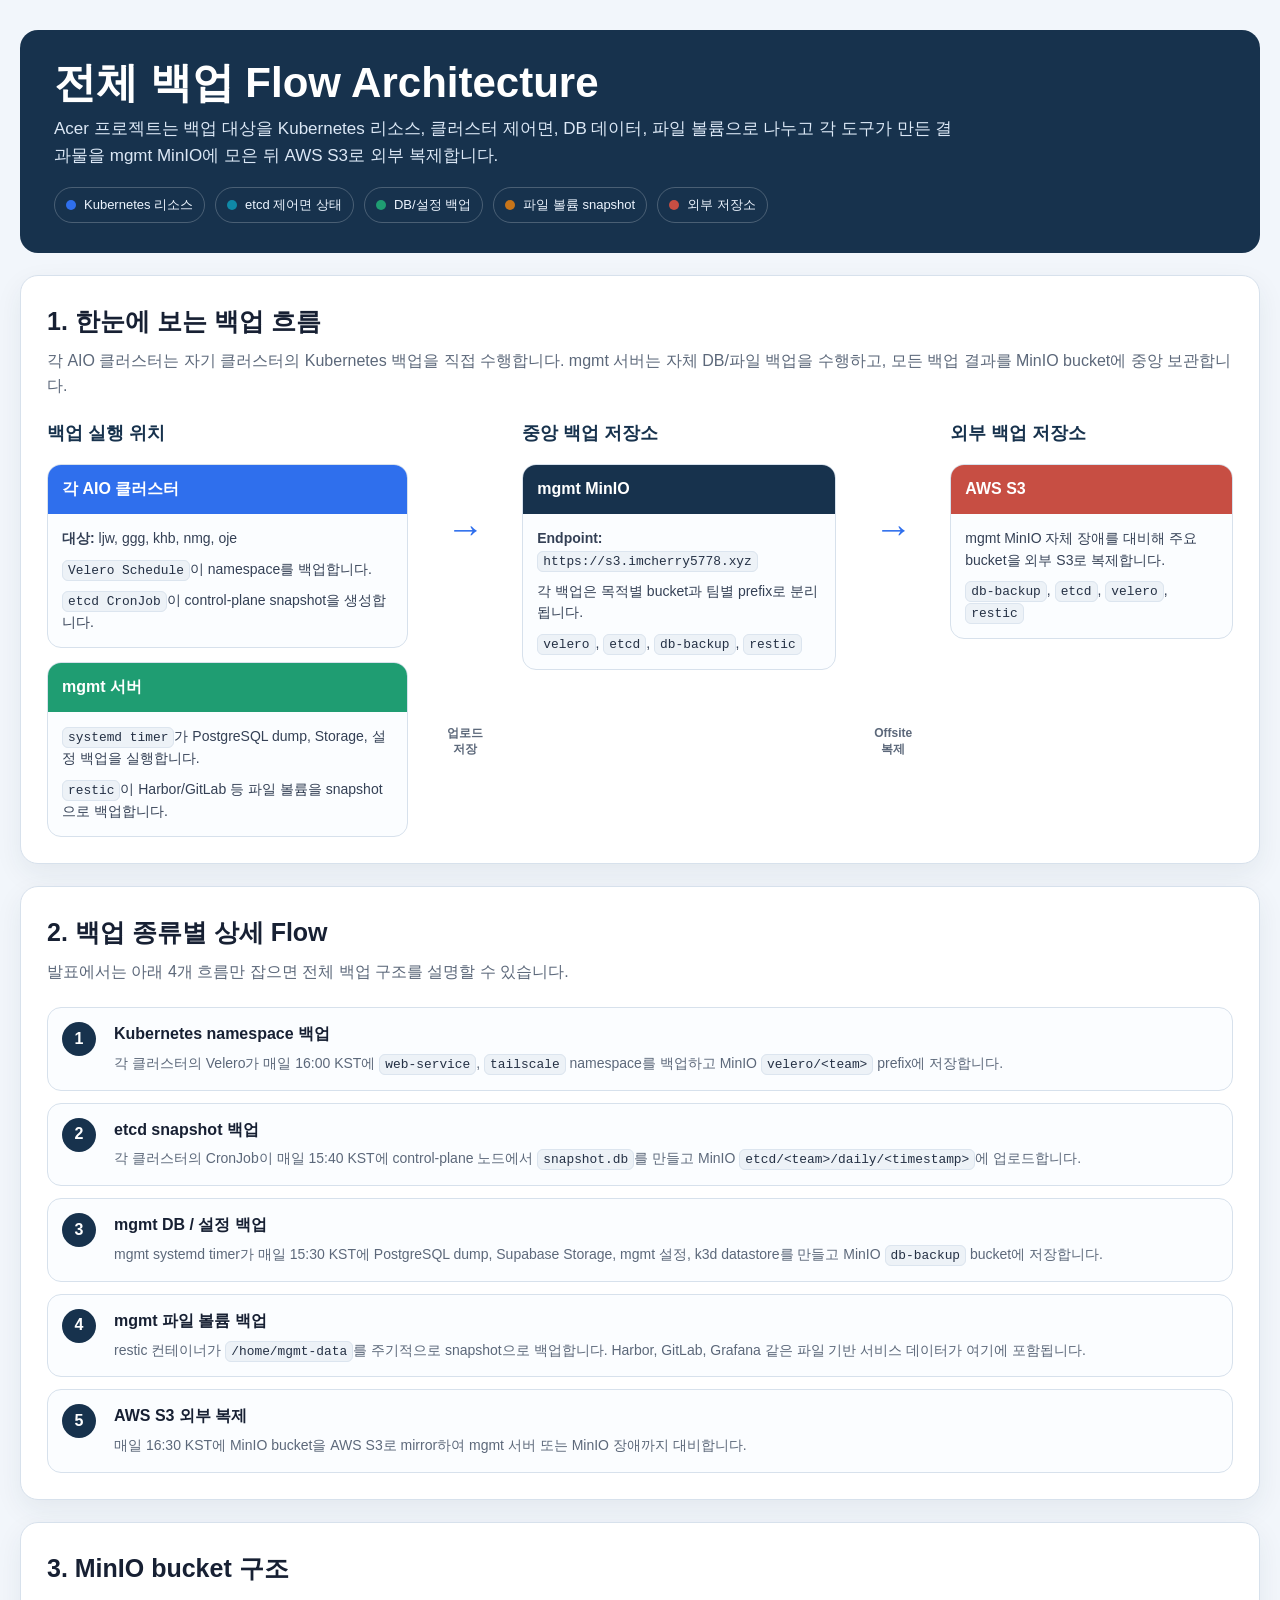
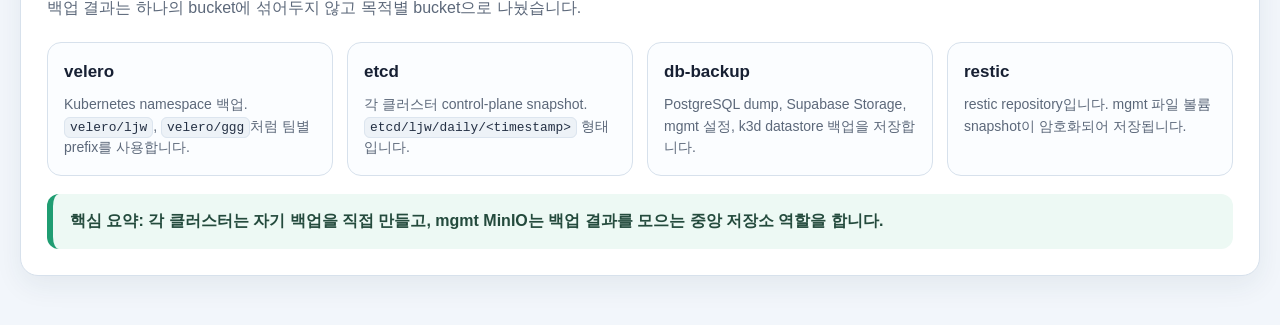
<file: docs/runbooks/backup-flow-architecture.html>
<!doctype html>
<html lang="ko">
<head>
  <meta charset="utf-8">
  <meta name="viewport" content="width=device-width, initial-scale=1">
  <title>Acer Backup Flow Architecture</title>
  <style>
    :root {
      --bg: #f2f6fb;
      --ink: #172033;
      --muted: #5c687a;
      --line: #d7e1ec;
      --panel: #ffffff;
      --blue: #2f6fed;
      --green: #1f9d72;
      --orange: #c77419;
      --cyan: #0f89a7;
      --red: #c74e43;
      --navy: #17324d;
      font-family: "Segoe UI", "Apple SD Gothic Neo", "Malgun Gothic", Arial, sans-serif;
    }

    * { box-sizing: border-box; }

    body {
      margin: 0;
      background: var(--bg);
      color: var(--ink);
      line-height: 1.55;
    }

    main {
      width: min(1240px, calc(100% - 40px));
      margin: 0 auto;
      padding: 30px 0 50px;
    }

    header {
      background: var(--navy);
      color: #fff;
      border-radius: 18px;
      padding: 30px 34px;
      margin-bottom: 22px;
    }

    h1, h2, h3, p { margin-top: 0; }

    h1 {
      font-size: 42px;
      line-height: 1.1;
      margin-bottom: 10px;
      letter-spacing: 0;
    }

    .subtitle {
      color: #dce8f6;
      font-size: 17px;
      max-width: 900px;
      margin-bottom: 0;
    }

    .legend {
      display: flex;
      flex-wrap: wrap;
      gap: 10px;
      margin: 18px 0 0;
    }

    .legend span {
      display: inline-flex;
      align-items: center;
      gap: 8px;
      border: 1px solid rgba(255, 255, 255, 0.22);
      border-radius: 999px;
      padding: 7px 11px;
      color: #edf5ff;
      font-size: 13px;
    }

    .dot {
      width: 10px;
      height: 10px;
      border-radius: 50%;
      display: inline-block;
      background: var(--blue);
    }

    .dot.green { background: var(--green); }
    .dot.orange { background: var(--orange); }
    .dot.cyan { background: var(--cyan); }
    .dot.red { background: var(--red); }

    section {
      background: var(--panel);
      border: 1px solid var(--line);
      border-radius: 18px;
      padding: 26px;
      margin-top: 22px;
      box-shadow: 0 10px 28px rgba(23, 50, 77, 0.07);
    }

    h2 {
      font-size: 25px;
      margin-bottom: 8px;
    }

    .section-intro {
      color: var(--muted);
      margin-bottom: 22px;
    }

    .architecture {
      display: grid;
      grid-template-columns: 1.15fr 90px 1fr 90px 0.9fr;
      gap: 12px;
      align-items: stretch;
    }

    .column {
      display: grid;
      gap: 14px;
      align-content: start;
    }

    .column-title {
      font-weight: 900;
      color: var(--navy);
      font-size: 18px;
      margin-bottom: 2px;
    }

    .box {
      border: 1px solid var(--line);
      border-radius: 14px;
      background: #fbfdff;
      overflow: hidden;
    }

    .box-head {
      padding: 12px 14px;
      font-weight: 900;
      color: #fff;
      background: var(--blue);
    }

    .box.green .box-head { background: var(--green); }
    .box.orange .box-head { background: var(--orange); }
    .box.cyan .box-head { background: var(--cyan); }
    .box.red .box-head { background: var(--red); }
    .box.navy .box-head { background: var(--navy); }

    .box-body {
      padding: 14px;
      color: #344055;
      font-size: 14px;
    }

    .box-body p { margin-bottom: 9px; }
    .box-body p:last-child { margin-bottom: 0; }

    code {
      font-family: "Cascadia Code", Consolas, monospace;
      background: #edf2f7;
      border: 1px solid #dce5ef;
      border-radius: 6px;
      padding: 2px 5px;
      color: #243044;
      font-size: 0.92em;
    }

    .arrow-col {
      display: grid;
      align-items: center;
      justify-items: center;
      color: var(--blue);
      font-size: 38px;
      font-weight: 900;
      min-height: 100%;
    }

    .arrow-label {
      display: block;
      color: var(--muted);
      font-size: 12px;
      font-weight: 800;
      text-align: center;
      margin-top: 8px;
      line-height: 1.3;
    }

    .flow-list {
      display: grid;
      gap: 12px;
    }

    .flow-item {
      display: grid;
      grid-template-columns: 40px 1fr;
      gap: 12px;
      align-items: start;
      padding: 14px;
      border: 1px solid var(--line);
      border-radius: 14px;
      background: #fbfdff;
    }

    .num {
      display: grid;
      place-items: center;
      width: 34px;
      height: 34px;
      border-radius: 50%;
      background: var(--navy);
      color: #fff;
      font-weight: 900;
    }

    .flow-item strong {
      display: block;
      margin-bottom: 4px;
    }

    .flow-item span {
      color: var(--muted);
      font-size: 14px;
    }

    .bucket-grid {
      display: grid;
      grid-template-columns: repeat(4, minmax(0, 1fr));
      gap: 14px;
    }

    .bucket {
      border: 1px solid var(--line);
      border-radius: 14px;
      padding: 16px;
      background: #fbfdff;
    }

    .bucket h3 {
      margin-bottom: 8px;
      font-size: 17px;
    }

    .bucket p {
      margin-bottom: 0;
      color: var(--muted);
      font-size: 14px;
    }

    .callout {
      margin-top: 18px;
      border-left: 6px solid var(--green);
      background: #edf9f4;
      color: #244b3d;
      padding: 15px 17px;
      border-radius: 12px;
      font-weight: 800;
    }

    @media (max-width: 1080px) {
      .architecture,
      .bucket-grid {
        grid-template-columns: 1fr;
      }

      .arrow-col {
        min-height: 48px;
        transform: rotate(90deg);
      }
    }
  </style>
</head>
<body>
  <main>
    <header>
      <h1>전체 백업 Flow Architecture</h1>
      <p class="subtitle">
        Acer 프로젝트는 백업 대상을 Kubernetes 리소스, 클러스터 제어면, DB 데이터, 파일 볼륨으로 나누고
        각 도구가 만든 결과물을 mgmt MinIO에 모은 뒤 AWS S3로 외부 복제합니다.
      </p>
      <div class="legend">
        <span><i class="dot"></i>Kubernetes 리소스</span>
        <span><i class="dot cyan"></i>etcd 제어면 상태</span>
        <span><i class="dot green"></i>DB/설정 백업</span>
        <span><i class="dot orange"></i>파일 볼륨 snapshot</span>
        <span><i class="dot red"></i>외부 저장소</span>
      </div>
    </header>

    <section>
      <h2>1. 한눈에 보는 백업 흐름</h2>
      <p class="section-intro">
        각 AIO 클러스터는 자기 클러스터의 Kubernetes 백업을 직접 수행합니다.
        mgmt 서버는 자체 DB/파일 백업을 수행하고, 모든 백업 결과를 MinIO bucket에 중앙 보관합니다.
      </p>

      <div class="architecture">
        <div class="column">
          <div class="column-title">백업 실행 위치</div>

          <div class="box">
            <div class="box-head">각 AIO 클러스터</div>
            <div class="box-body">
              <p><strong>대상:</strong> ljw, ggg, khb, nmg, oje</p>
              <p><code>Velero Schedule</code>이 namespace를 백업합니다.</p>
              <p><code>etcd CronJob</code>이 control-plane snapshot을 생성합니다.</p>
            </div>
          </div>

          <div class="box green">
            <div class="box-head">mgmt 서버</div>
            <div class="box-body">
              <p><code>systemd timer</code>가 PostgreSQL dump, Storage, 설정 백업을 실행합니다.</p>
              <p><code>restic</code>이 Harbor/GitLab 등 파일 볼륨을 snapshot으로 백업합니다.</p>
            </div>
          </div>
        </div>

        <div class="arrow-col">
          →
          <span class="arrow-label">업로드<br>저장</span>
        </div>

        <div class="column">
          <div class="column-title">중앙 백업 저장소</div>

          <div class="box navy">
            <div class="box-head">mgmt MinIO</div>
            <div class="box-body">
              <p><strong>Endpoint:</strong> <code>https://s3.imcherry5778.xyz</code></p>
              <p>각 백업은 목적별 bucket과 팀별 prefix로 분리됩니다.</p>
              <p><code>velero</code>, <code>etcd</code>, <code>db-backup</code>, <code>restic</code></p>
            </div>
          </div>
        </div>

        <div class="arrow-col">
          →
          <span class="arrow-label">Offsite<br>복제</span>
        </div>

        <div class="column">
          <div class="column-title">외부 백업 저장소</div>

          <div class="box red">
            <div class="box-head">AWS S3</div>
            <div class="box-body">
              <p>mgmt MinIO 자체 장애를 대비해 주요 bucket을 외부 S3로 복제합니다.</p>
              <p><code>db-backup</code>, <code>etcd</code>, <code>velero</code>, <code>restic</code></p>
            </div>
          </div>
        </div>
      </div>
    </section>

    <section>
      <h2>2. 백업 종류별 상세 Flow</h2>
      <p class="section-intro">
        발표에서는 아래 4개 흐름만 잡으면 전체 백업 구조를 설명할 수 있습니다.
      </p>

      <div class="flow-list">
        <div class="flow-item">
          <div class="num">1</div>
          <div>
            <strong>Kubernetes namespace 백업</strong>
            <span>
              각 클러스터의 Velero가 매일 16:00 KST에 <code>web-service</code>, <code>tailscale</code> namespace를 백업하고
              MinIO <code>velero/&lt;team&gt;</code> prefix에 저장합니다.
            </span>
          </div>
        </div>

        <div class="flow-item">
          <div class="num">2</div>
          <div>
            <strong>etcd snapshot 백업</strong>
            <span>
              각 클러스터의 CronJob이 매일 15:40 KST에 control-plane 노드에서 <code>snapshot.db</code>를 만들고
              MinIO <code>etcd/&lt;team&gt;/daily/&lt;timestamp&gt;</code>에 업로드합니다.
            </span>
          </div>
        </div>

        <div class="flow-item">
          <div class="num">3</div>
          <div>
            <strong>mgmt DB / 설정 백업</strong>
            <span>
              mgmt systemd timer가 매일 15:30 KST에 PostgreSQL dump, Supabase Storage, mgmt 설정, k3d datastore를 만들고
              MinIO <code>db-backup</code> bucket에 저장합니다.
            </span>
          </div>
        </div>

        <div class="flow-item">
          <div class="num">4</div>
          <div>
            <strong>mgmt 파일 볼륨 백업</strong>
            <span>
              restic 컨테이너가 <code>/home/mgmt-data</code>를 주기적으로 snapshot으로 백업합니다.
              Harbor, GitLab, Grafana 같은 파일 기반 서비스 데이터가 여기에 포함됩니다.
            </span>
          </div>
        </div>

        <div class="flow-item">
          <div class="num">5</div>
          <div>
            <strong>AWS S3 외부 복제</strong>
            <span>
              매일 16:30 KST에 MinIO bucket을 AWS S3로 mirror하여 mgmt 서버 또는 MinIO 장애까지 대비합니다.
            </span>
          </div>
        </div>
      </div>
    </section>

    <section>
      <h2>3. MinIO bucket 구조</h2>
      <p class="section-intro">
        백업 결과는 하나의 bucket에 섞어두지 않고 목적별 bucket으로 나눴습니다.
      </p>

      <div class="bucket-grid">
        <div class="bucket">
          <h3>velero</h3>
          <p>Kubernetes namespace 백업. <code>velero/ljw</code>, <code>velero/ggg</code>처럼 팀별 prefix를 사용합니다.</p>
        </div>
        <div class="bucket">
          <h3>etcd</h3>
          <p>각 클러스터 control-plane snapshot. <code>etcd/ljw/daily/&lt;timestamp&gt;</code> 형태입니다.</p>
        </div>
        <div class="bucket">
          <h3>db-backup</h3>
          <p>PostgreSQL dump, Supabase Storage, mgmt 설정, k3d datastore 백업을 저장합니다.</p>
        </div>
        <div class="bucket">
          <h3>restic</h3>
          <p>restic repository입니다. mgmt 파일 볼륨 snapshot이 암호화되어 저장됩니다.</p>
        </div>
      </div>

      <div class="callout">
        핵심 요약: 각 클러스터는 자기 백업을 직접 만들고, mgmt MinIO는 백업 결과를 모으는 중앙 저장소 역할을 합니다.
      </div>
    </section>
  </main>
</body>
</html>
</file>
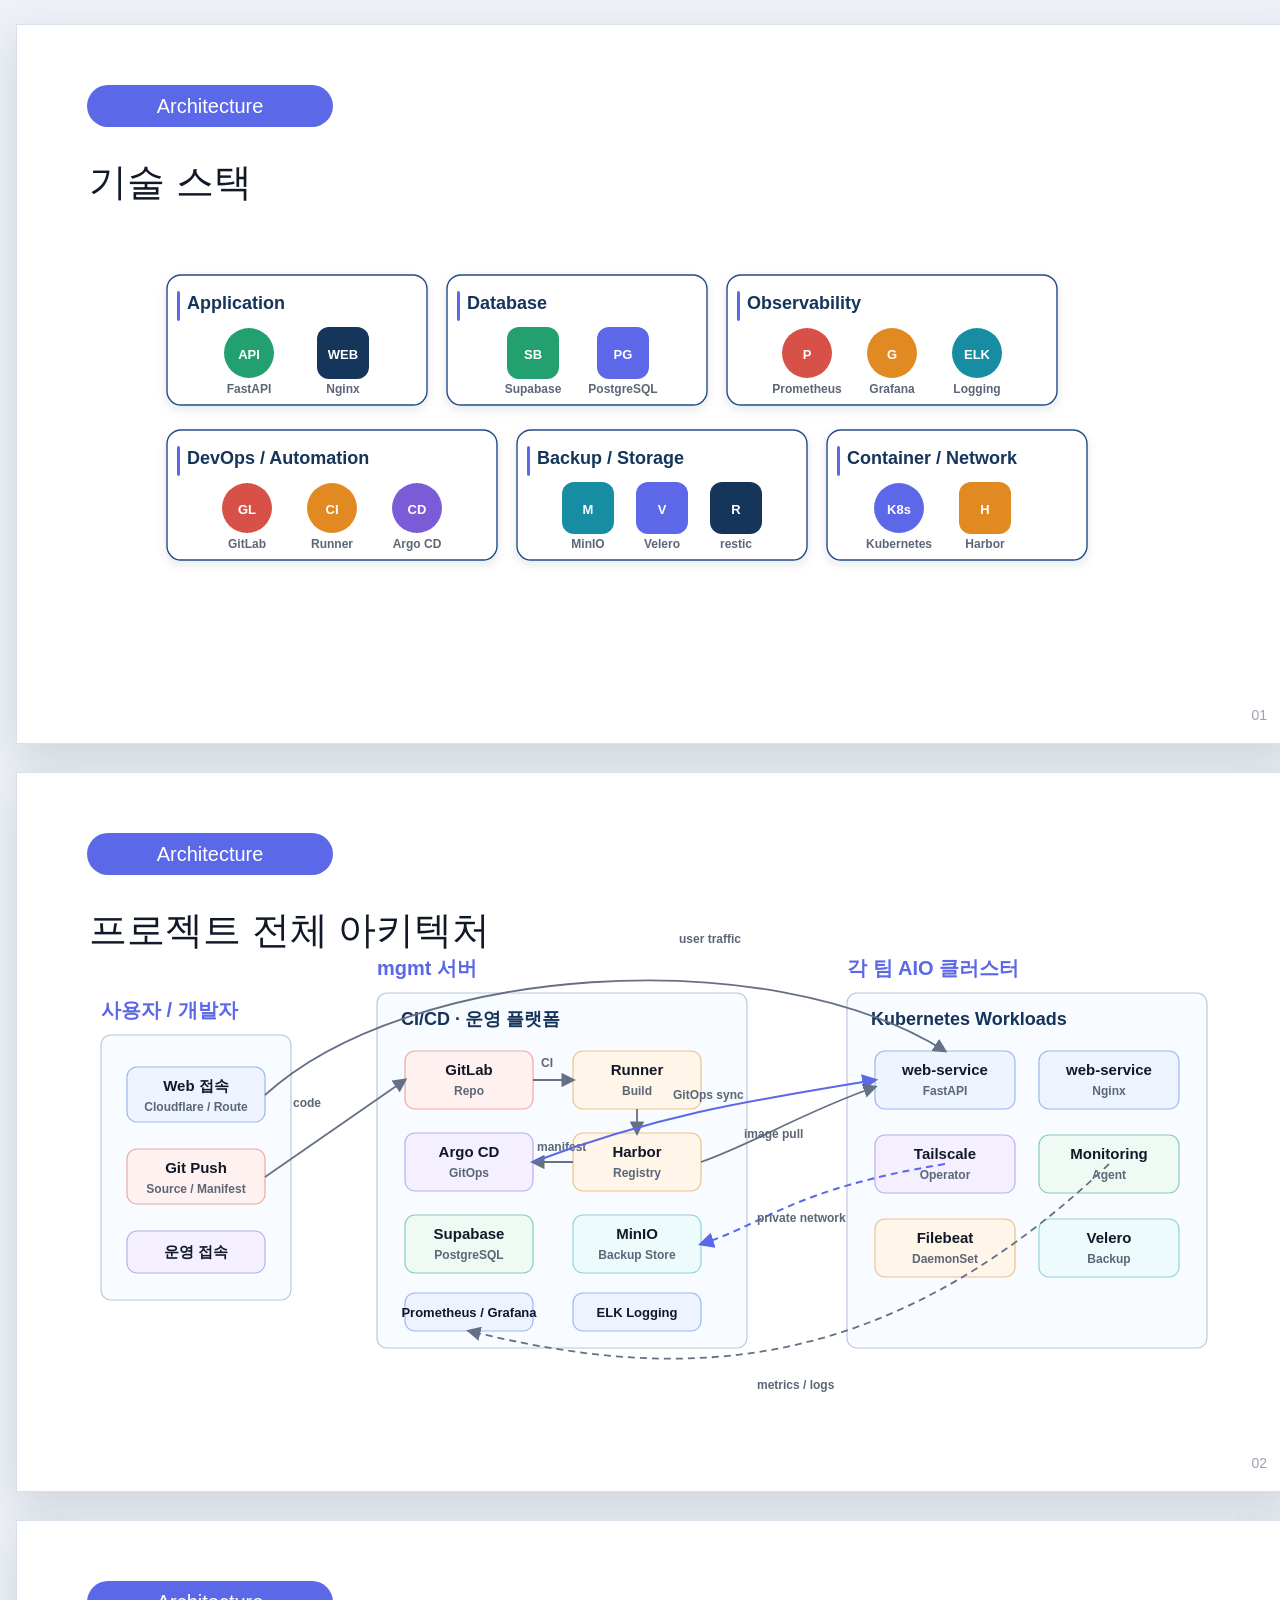
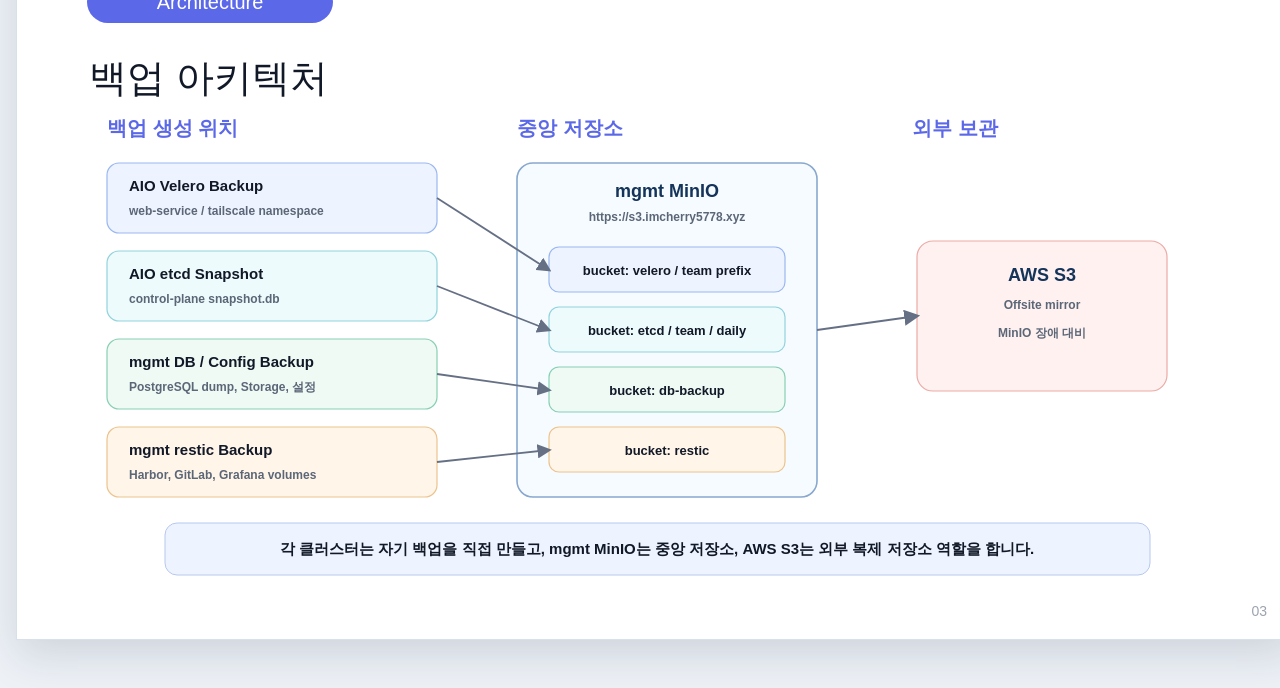
<file: docs/runbooks/project-backup-architecture-slides.html>
<!doctype html>
<html lang="ko">
<head>
  <meta charset="utf-8">
  <meta name="viewport" content="width=device-width, initial-scale=1">
  <title>Acer Project Architecture Slides</title>
  <style>
    :root {
      --bg: #eef2f7;
      --slide: #ffffff;
      --ink: #111827;
      --muted: #5b6677;
      --blue: #5b68e8;
      --navy: #15345a;
      --line: #244b86;
      --soft-line: #cbd6e5;
      --green: #24a06f;
      --orange: #e18a24;
      --red: #d85149;
      --cyan: #168da3;
      --purple: #7c5bd6;
      font-family: "Segoe UI", "Apple SD Gothic Neo", "Malgun Gothic", Arial, sans-serif;
    }

    * { box-sizing: border-box; }

    body {
      margin: 0;
      background: var(--bg);
      color: var(--ink);
    }

    main {
      width: 1280px;
      max-width: calc(100vw - 32px);
      margin: 0 auto;
      padding: 24px 0 48px;
      display: grid;
      gap: 28px;
    }

    .slide {
      width: 1280px;
      height: 720px;
      background: var(--slide);
      border: 1px solid #d8e0eb;
      box-shadow: 0 16px 40px rgba(20, 36, 64, 0.14);
      position: relative;
      overflow: hidden;
    }

    .tag {
      position: absolute;
      left: 70px;
      top: 60px;
      width: 246px;
      height: 42px;
      border-radius: 24px;
      background: var(--blue);
      color: #fff;
      display: grid;
      place-items: center;
      font-size: 20px;
      font-weight: 500;
    }

    .title {
      position: absolute;
      left: 72px;
      top: 132px;
      font-size: 38px;
      font-weight: 500;
      letter-spacing: 0;
    }

    .note {
      position: absolute;
      left: 72px;
      right: 72px;
      bottom: 44px;
      min-height: 46px;
      padding: 12px 18px;
      border-left: 5px solid var(--blue);
      background: #eef4ff;
      border-radius: 10px;
      color: #263b5c;
      font-size: 16px;
      font-weight: 700;
    }

    .page {
      position: absolute;
      right: 28px;
      bottom: 20px;
      color: #9ca3af;
      font-size: 14px;
    }

    svg {
      position: absolute;
      left: 0;
      top: 0;
      width: 1280px;
      height: 720px;
    }

    .box {
      fill: #fff;
      stroke: var(--line);
      stroke-width: 1.4;
    }

    .box-soft {
      fill: #f8fbff;
      stroke: #b9c8dc;
      stroke-width: 1.2;
    }

    .box-green { fill: #effaf5; stroke: #88cfb3; stroke-width: 1.2; }
    .box-blue { fill: #eef4ff; stroke: #9bb7f1; stroke-width: 1.2; }
    .box-orange { fill: #fff5e9; stroke: #ecc38e; stroke-width: 1.2; }
    .box-red { fill: #fff1f0; stroke: #ecaaa6; stroke-width: 1.2; }
    .box-cyan { fill: #eefbfc; stroke: #92d3dc; stroke-width: 1.2; }
    .box-purple { fill: #f4f0ff; stroke: #bfaef0; stroke-width: 1.2; }

    .label {
      font-size: 15px;
      fill: var(--ink);
      font-weight: 700;
    }

    .label-sm {
      font-size: 12px;
      fill: var(--muted);
      font-weight: 600;
    }

    .label-md {
      font-size: 13px;
      fill: var(--ink);
      font-weight: 700;
    }

    .zone-title {
      font-size: 20px;
      font-weight: 800;
      fill: var(--blue);
    }

    .section-title {
      font-size: 18px;
      font-weight: 800;
      fill: var(--navy);
    }

    .icon {
      fill: var(--blue);
      stroke: none;
    }

    .icon-green { fill: var(--green); }
    .icon-orange { fill: var(--orange); }
    .icon-red { fill: var(--red); }
    .icon-cyan { fill: var(--cyan); }
    .icon-purple { fill: var(--purple); }
    .icon-navy { fill: var(--navy); }

    .arrow {
      stroke: #667085;
      stroke-width: 1.8;
      fill: none;
      marker-end: url(#arrow);
    }

    .arrow-blue {
      stroke: var(--blue);
      stroke-width: 2;
      fill: none;
      marker-end: url(#arrowBlue);
    }

    .dash {
      stroke-dasharray: 7 5;
    }

    .pill-text {
      fill: #fff;
      font-size: 13px;
      font-weight: 800;
    }

    @media print {
      body { background: #fff; }
      main { padding: 0; gap: 0; }
      .slide { box-shadow: none; break-after: page; }
    }
  </style>
</head>
<body>
  <main>
    <section class="slide" aria-label="기술 스택">
      <div class="tag">Architecture</div>
      <div class="title">기술 스택</div>

      <svg viewBox="0 0 1280 720" role="img" aria-label="기술 스택">
        <defs>
          <filter id="cardShadow" x="-10%" y="-10%" width="120%" height="120%">
            <feDropShadow dx="0" dy="4" stdDeviation="5" flood-color="#1b2d48" flood-opacity="0.10"/>
          </filter>
        </defs>

        <g transform="translate(150 250)" filter="url(#cardShadow)">
          <rect class="box" width="260" height="130" rx="14"/>
          <rect x="10" y="16" width="3" height="30" rx="2" fill="#5b68e8"/>
          <text x="20" y="34" class="section-title">Application</text>
          <circle cx="82" cy="78" r="25" class="icon-green"/>
          <text x="82" y="84" text-anchor="middle" class="pill-text">API</text>
          <rect x="150" y="52" width="52" height="52" rx="12" class="icon-navy"/>
          <text x="176" y="84" text-anchor="middle" class="pill-text">WEB</text>
          <text x="82" y="118" text-anchor="middle" class="label-sm">FastAPI</text>
          <text x="176" y="118" text-anchor="middle" class="label-sm">Nginx</text>
        </g>

        <g transform="translate(430 250)" filter="url(#cardShadow)">
          <rect class="box" width="260" height="130" rx="14"/>
          <rect x="10" y="16" width="3" height="30" rx="2" fill="#5b68e8"/>
          <text x="20" y="34" class="section-title">Database</text>
          <rect x="60" y="52" width="52" height="52" rx="12" class="icon-green"/>
          <text x="86" y="84" text-anchor="middle" class="pill-text">SB</text>
          <rect x="150" y="52" width="52" height="52" rx="12" class="icon"/>
          <text x="176" y="84" text-anchor="middle" class="pill-text">PG</text>
          <text x="86" y="118" text-anchor="middle" class="label-sm">Supabase</text>
          <text x="176" y="118" text-anchor="middle" class="label-sm">PostgreSQL</text>
        </g>

        <g transform="translate(710 250)" filter="url(#cardShadow)">
          <rect class="box" width="330" height="130" rx="14"/>
          <rect x="10" y="16" width="3" height="30" rx="2" fill="#5b68e8"/>
          <text x="20" y="34" class="section-title">Observability</text>
          <circle cx="80" cy="78" r="25" class="icon-red"/>
          <text x="80" y="84" text-anchor="middle" class="pill-text">P</text>
          <circle cx="165" cy="78" r="25" class="icon-orange"/>
          <text x="165" y="84" text-anchor="middle" class="pill-text">G</text>
          <circle cx="250" cy="78" r="25" class="icon-cyan"/>
          <text x="250" y="84" text-anchor="middle" class="pill-text">ELK</text>
          <text x="80" y="118" text-anchor="middle" class="label-sm">Prometheus</text>
          <text x="165" y="118" text-anchor="middle" class="label-sm">Grafana</text>
          <text x="250" y="118" text-anchor="middle" class="label-sm">Logging</text>
        </g>

        <g transform="translate(150 405)" filter="url(#cardShadow)">
          <rect class="box" width="330" height="130" rx="14"/>
          <rect x="10" y="16" width="3" height="30" rx="2" fill="#5b68e8"/>
          <text x="20" y="34" class="section-title">DevOps / Automation</text>
          <circle cx="80" cy="78" r="25" class="icon-red"/>
          <text x="80" y="84" text-anchor="middle" class="pill-text">GL</text>
          <circle cx="165" cy="78" r="25" class="icon-orange"/>
          <text x="165" y="84" text-anchor="middle" class="pill-text">CI</text>
          <circle cx="250" cy="78" r="25" class="icon-purple"/>
          <text x="250" y="84" text-anchor="middle" class="pill-text">CD</text>
          <text x="80" y="118" text-anchor="middle" class="label-sm">GitLab</text>
          <text x="165" y="118" text-anchor="middle" class="label-sm">Runner</text>
          <text x="250" y="118" text-anchor="middle" class="label-sm">Argo CD</text>
        </g>

        <g transform="translate(500 405)" filter="url(#cardShadow)">
          <rect class="box" width="290" height="130" rx="14"/>
          <rect x="10" y="16" width="3" height="30" rx="2" fill="#5b68e8"/>
          <text x="20" y="34" class="section-title">Backup / Storage</text>
          <rect x="45" y="52" width="52" height="52" rx="12" class="icon-cyan"/>
          <text x="71" y="84" text-anchor="middle" class="pill-text">M</text>
          <rect x="119" y="52" width="52" height="52" rx="12" class="icon"/>
          <text x="145" y="84" text-anchor="middle" class="pill-text">V</text>
          <rect x="193" y="52" width="52" height="52" rx="12" class="icon-navy"/>
          <text x="219" y="84" text-anchor="middle" class="pill-text">R</text>
          <text x="71" y="118" text-anchor="middle" class="label-sm">MinIO</text>
          <text x="145" y="118" text-anchor="middle" class="label-sm">Velero</text>
          <text x="219" y="118" text-anchor="middle" class="label-sm">restic</text>
        </g>

        <g transform="translate(810 405)" filter="url(#cardShadow)">
          <rect class="box" width="260" height="130" rx="14"/>
          <rect x="10" y="16" width="3" height="30" rx="2" fill="#5b68e8"/>
          <text x="20" y="34" class="section-title">Container / Network</text>
          <circle cx="72" cy="78" r="25" class="icon"/>
          <text x="72" y="84" text-anchor="middle" class="pill-text">K8s</text>
          <rect x="132" y="52" width="52" height="52" rx="12" class="icon-orange"/>
          <text x="158" y="84" text-anchor="middle" class="pill-text">H</text>
          <text x="72" y="118" text-anchor="middle" class="label-sm">Kubernetes</text>
          <text x="158" y="118" text-anchor="middle" class="label-sm">Harbor</text>
        </g>
      </svg>

      <div class="page">01</div>
    </section>

    <section class="slide" aria-label="프로젝트 전체 아키텍처">
      <div class="tag">Architecture</div>
      <div class="title">프로젝트 전체 아키텍처</div>

      <svg viewBox="0 0 1280 720" role="img" aria-label="프로젝트 전체 아키텍처">
        <defs>
          <marker id="arrow" viewBox="0 0 10 10" refX="8" refY="5" markerWidth="8" markerHeight="8" orient="auto-start-reverse">
            <path d="M 0 0 L 10 5 L 0 10 z" fill="#667085"/>
          </marker>
          <marker id="arrowBlue" viewBox="0 0 10 10" refX="8" refY="5" markerWidth="8" markerHeight="8" orient="auto-start-reverse">
            <path d="M 0 0 L 10 5 L 0 10 z" fill="#5b68e8"/>
          </marker>
        </defs>

        <g transform="translate(0 42)">
        <rect x="84" y="220" width="190" height="265" rx="10" class="box-soft"/>
        <text x="84" y="202" class="zone-title">사용자 / 개발자</text>
        <rect x="110" y="252" width="138" height="55" rx="10" class="box-blue"/>
        <text x="179" y="276" text-anchor="middle" class="label">Web 접속</text>
        <text x="179" y="296" text-anchor="middle" class="label-sm">Cloudflare / Route</text>
        <rect x="110" y="334" width="138" height="55" rx="10" class="box-red"/>
        <text x="179" y="358" text-anchor="middle" class="label">Git Push</text>
        <text x="179" y="378" text-anchor="middle" class="label-sm">Source / Manifest</text>
        <rect x="110" y="416" width="138" height="42" rx="10" class="box-purple"/>
        <text x="179" y="442" text-anchor="middle" class="label">운영 접속</text>

        <rect x="360" y="178" width="370" height="355" rx="10" class="box-soft"/>
        <text x="360" y="160" class="zone-title">mgmt 서버</text>
        <text x="384" y="210" class="section-title">CI/CD · 운영 플랫폼</text>

        <rect x="388" y="236" width="128" height="58" rx="10" class="box-red"/>
        <text x="452" y="260" text-anchor="middle" class="label">GitLab</text>
        <text x="452" y="280" text-anchor="middle" class="label-sm">Repo</text>
        <rect x="556" y="236" width="128" height="58" rx="10" class="box-orange"/>
        <text x="620" y="260" text-anchor="middle" class="label">Runner</text>
        <text x="620" y="280" text-anchor="middle" class="label-sm">Build</text>
        <rect x="388" y="318" width="128" height="58" rx="10" class="box-purple"/>
        <text x="452" y="342" text-anchor="middle" class="label">Argo CD</text>
        <text x="452" y="362" text-anchor="middle" class="label-sm">GitOps</text>
        <rect x="556" y="318" width="128" height="58" rx="10" class="box-orange"/>
        <text x="620" y="342" text-anchor="middle" class="label">Harbor</text>
        <text x="620" y="362" text-anchor="middle" class="label-sm">Registry</text>
        <rect x="388" y="400" width="128" height="58" rx="10" class="box-green"/>
        <text x="452" y="424" text-anchor="middle" class="label">Supabase</text>
        <text x="452" y="444" text-anchor="middle" class="label-sm">PostgreSQL</text>
        <rect x="556" y="400" width="128" height="58" rx="10" class="box-cyan"/>
        <text x="620" y="424" text-anchor="middle" class="label">MinIO</text>
        <text x="620" y="444" text-anchor="middle" class="label-sm">Backup Store</text>
        <rect x="388" y="478" width="128" height="38" rx="10" class="box-blue"/>
        <text x="452" y="502" text-anchor="middle" class="label-md">Prometheus / Grafana</text>
        <rect x="556" y="478" width="128" height="38" rx="10" class="box-blue"/>
        <text x="620" y="502" text-anchor="middle" class="label-md">ELK Logging</text>

        <rect x="830" y="178" width="360" height="355" rx="10" class="box-soft"/>
        <text x="830" y="160" class="zone-title">각 팀 AIO 클러스터</text>
        <text x="854" y="210" class="section-title">Kubernetes Workloads</text>
        <rect x="858" y="236" width="140" height="58" rx="10" class="box-blue"/>
        <text x="928" y="260" text-anchor="middle" class="label">web-service</text>
        <text x="928" y="280" text-anchor="middle" class="label-sm">FastAPI</text>
        <rect x="1022" y="236" width="140" height="58" rx="10" class="box-blue"/>
        <text x="1092" y="260" text-anchor="middle" class="label">web-service</text>
        <text x="1092" y="280" text-anchor="middle" class="label-sm">Nginx</text>
        <rect x="858" y="320" width="140" height="58" rx="10" class="box-purple"/>
        <text x="928" y="344" text-anchor="middle" class="label">Tailscale</text>
        <text x="928" y="364" text-anchor="middle" class="label-sm">Operator</text>
        <rect x="1022" y="320" width="140" height="58" rx="10" class="box-green"/>
        <text x="1092" y="344" text-anchor="middle" class="label">Monitoring</text>
        <text x="1092" y="364" text-anchor="middle" class="label-sm">Agent</text>
        <rect x="858" y="404" width="140" height="58" rx="10" class="box-orange"/>
        <text x="928" y="428" text-anchor="middle" class="label">Filebeat</text>
        <text x="928" y="448" text-anchor="middle" class="label-sm">DaemonSet</text>
        <rect x="1022" y="404" width="140" height="58" rx="10" class="box-cyan"/>
        <text x="1092" y="428" text-anchor="middle" class="label">Velero</text>
        <text x="1092" y="448" text-anchor="middle" class="label-sm">Backup</text>

        <path class="arrow" d="M 248 362 L 388 265"/>
        <text x="276" y="292" class="label-sm">code</text>
        <path class="arrow" d="M 516 265 L 556 265"/>
        <text x="524" y="252" class="label-sm">CI</text>
        <path class="arrow" d="M 620 294 L 620 318"/>
        <path class="arrow" d="M 556 347 L 516 347"/>
        <text x="520" y="336" class="label-sm">manifest</text>
        <path class="arrow-blue" d="M 516 347 C 640 300, 730 286, 858 265"/>
        <text x="656" y="284" class="label-sm">GitOps sync</text>
        <path class="arrow" d="M 684 347 C 738 328, 784 298, 858 272"/>
        <text x="727" y="323" class="label-sm">image pull</text>
        <path class="arrow" d="M 248 280 C 390 150, 750 124, 928 236"/>
        <text x="662" y="128" class="label-sm">user traffic</text>
        <path class="arrow-blue dash" d="M 928 349 C 775 374, 746 410, 684 429"/>
        <text x="740" y="407" class="label-sm">private network</text>
        <path class="arrow dash" d="M 1092 349 C 850 580, 635 560, 452 516"/>
        <text x="740" y="574" class="label-sm">metrics / logs</text>
        </g>
      </svg>

      <div class="page">02</div>
    </section>

    <section class="slide" aria-label="백업 아키텍처">
      <div class="tag">Architecture</div>
      <div class="title">백업 아키텍처</div>

      <svg viewBox="0 0 1280 720" role="img" aria-label="백업 아키텍처">
        <defs>
          <marker id="arrowB" viewBox="0 0 10 10" refX="8" refY="5" markerWidth="8" markerHeight="8" orient="auto-start-reverse">
            <path d="M 0 0 L 10 5 L 0 10 z" fill="#667085"/>
          </marker>
        </defs>

        <text x="90" y="214" class="zone-title">백업 생성 위치</text>
        <text x="500" y="214" class="zone-title">중앙 저장소</text>
        <text x="895" y="214" class="zone-title">외부 보관</text>

        <rect x="90" y="242" width="330" height="70" rx="12" class="box-blue"/>
        <text x="112" y="270" class="label">AIO Velero Backup</text>
        <text x="112" y="294" class="label-sm">web-service / tailscale namespace</text>

        <rect x="90" y="330" width="330" height="70" rx="12" class="box-cyan"/>
        <text x="112" y="358" class="label">AIO etcd Snapshot</text>
        <text x="112" y="382" class="label-sm">control-plane snapshot.db</text>

        <rect x="90" y="418" width="330" height="70" rx="12" class="box-green"/>
        <text x="112" y="446" class="label">mgmt DB / Config Backup</text>
        <text x="112" y="470" class="label-sm">PostgreSQL dump, Storage, 설정</text>

        <rect x="90" y="506" width="330" height="70" rx="12" class="box-orange"/>
        <text x="112" y="534" class="label">mgmt restic Backup</text>
        <text x="112" y="558" class="label-sm">Harbor, GitLab, Grafana volumes</text>

        <rect x="500" y="242" width="300" height="334" rx="16" fill="#f6fbff" stroke="#88a8cf" stroke-width="1.6"/>
        <text x="650" y="276" text-anchor="middle" class="section-title">mgmt MinIO</text>
        <text x="650" y="300" text-anchor="middle" class="label-sm">https://s3.imcherry5778.xyz</text>

        <rect x="532" y="326" width="236" height="45" rx="10" class="box-blue"/>
        <text x="650" y="354" text-anchor="middle" class="label-md">bucket: velero / team prefix</text>
        <rect x="532" y="386" width="236" height="45" rx="10" class="box-cyan"/>
        <text x="650" y="414" text-anchor="middle" class="label-md">bucket: etcd / team / daily</text>
        <rect x="532" y="446" width="236" height="45" rx="10" class="box-green"/>
        <text x="650" y="474" text-anchor="middle" class="label-md">bucket: db-backup</text>
        <rect x="532" y="506" width="236" height="45" rx="10" class="box-orange"/>
        <text x="650" y="534" text-anchor="middle" class="label-md">bucket: restic</text>

        <rect x="900" y="320" width="250" height="150" rx="16" class="box-red"/>
        <text x="1025" y="360" text-anchor="middle" class="section-title">AWS S3</text>
        <text x="1025" y="388" text-anchor="middle" class="label-sm">Offsite mirror</text>
        <text x="1025" y="416" text-anchor="middle" class="label-sm">MinIO 장애 대비</text>

        <path d="M 420 277 L 532 349" stroke="#667085" stroke-width="1.8" fill="none" marker-end="url(#arrowB)"/>
        <path d="M 420 365 L 532 409" stroke="#667085" stroke-width="1.8" fill="none" marker-end="url(#arrowB)"/>
        <path d="M 420 453 L 532 469" stroke="#667085" stroke-width="1.8" fill="none" marker-end="url(#arrowB)"/>
        <path d="M 420 541 L 532 529" stroke="#667085" stroke-width="1.8" fill="none" marker-end="url(#arrowB)"/>
        <path d="M 800 409 L 900 395" stroke="#667085" stroke-width="2" fill="none" marker-end="url(#arrowB)"/>

        <rect x="148" y="602" width="985" height="52" rx="12" fill="#eef4ff" stroke="#b7c8ee"/>
        <text x="640" y="633" text-anchor="middle" class="label">
          각 클러스터는 자기 백업을 직접 만들고, mgmt MinIO는 중앙 저장소, AWS S3는 외부 복제 저장소 역할을 합니다.
        </text>
      </svg>

      <div class="page">03</div>
    </section>
  </main>
</body>
</html>
</file>
